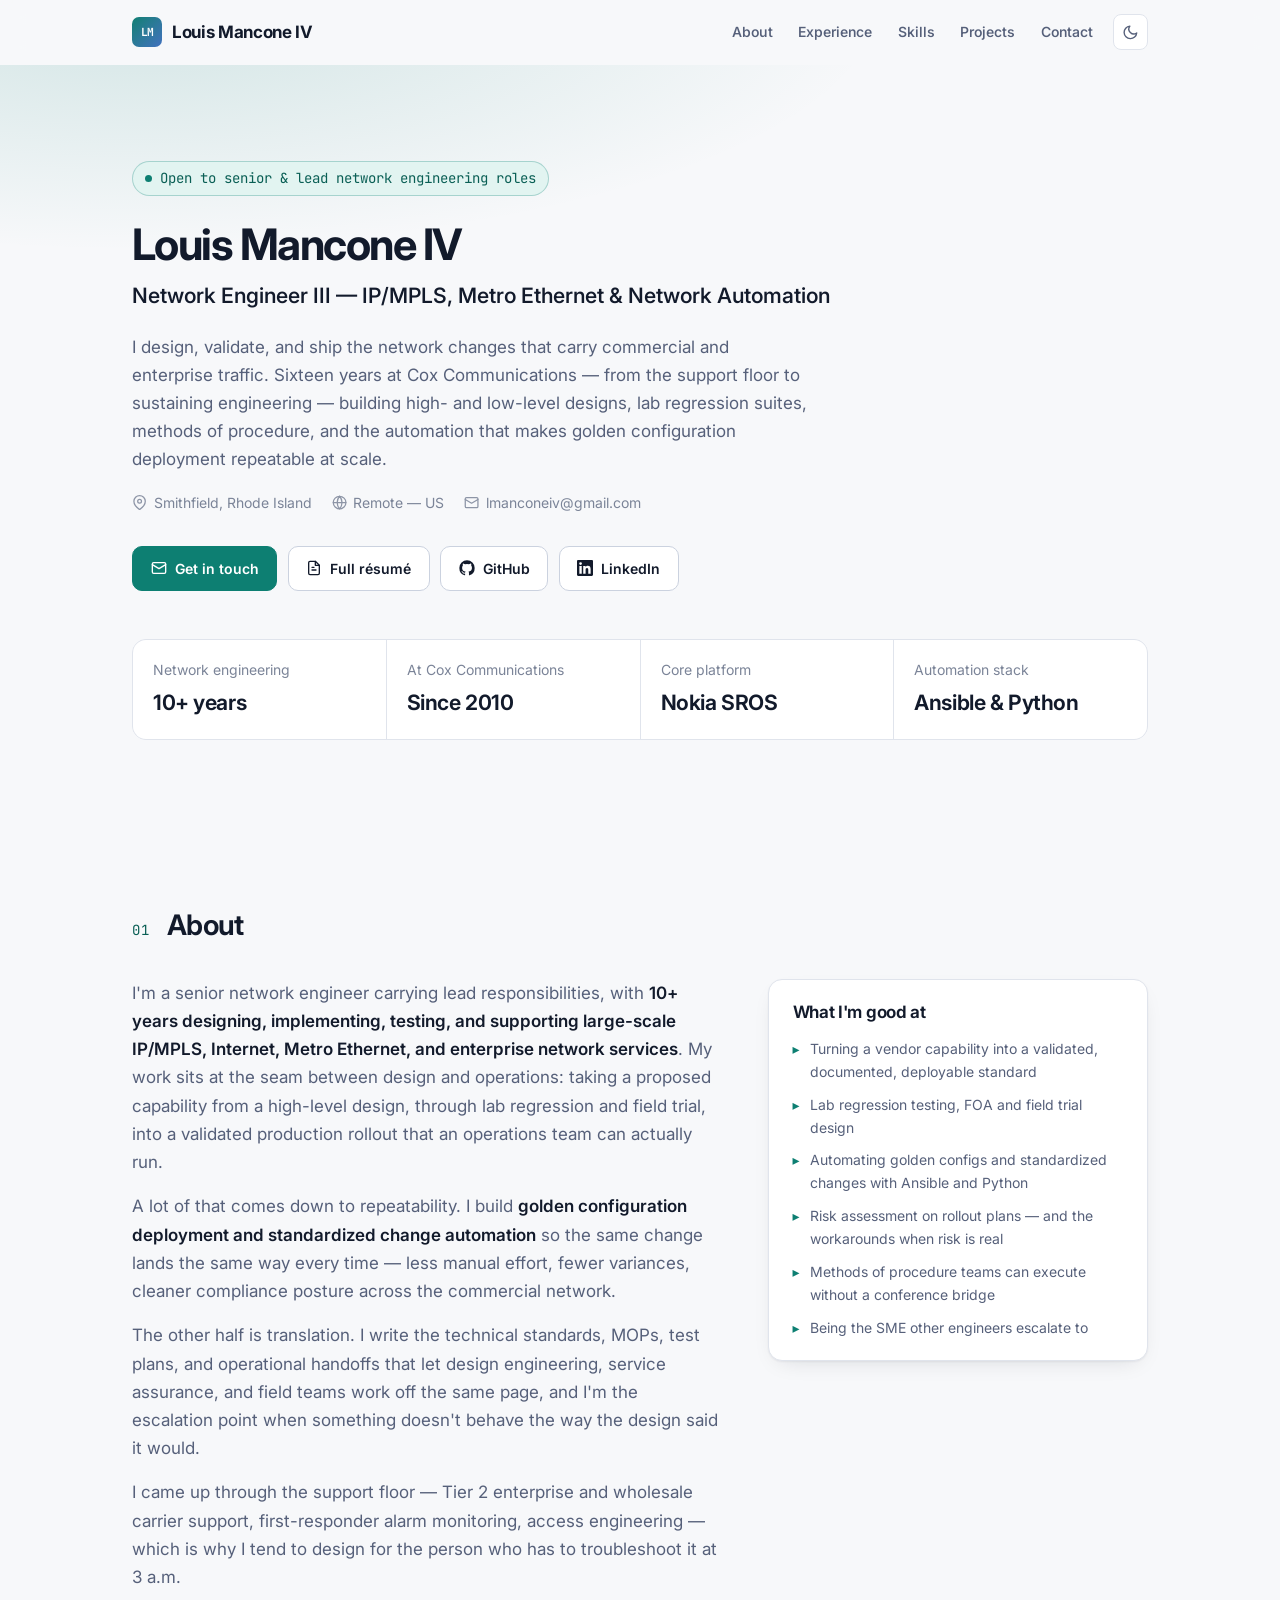
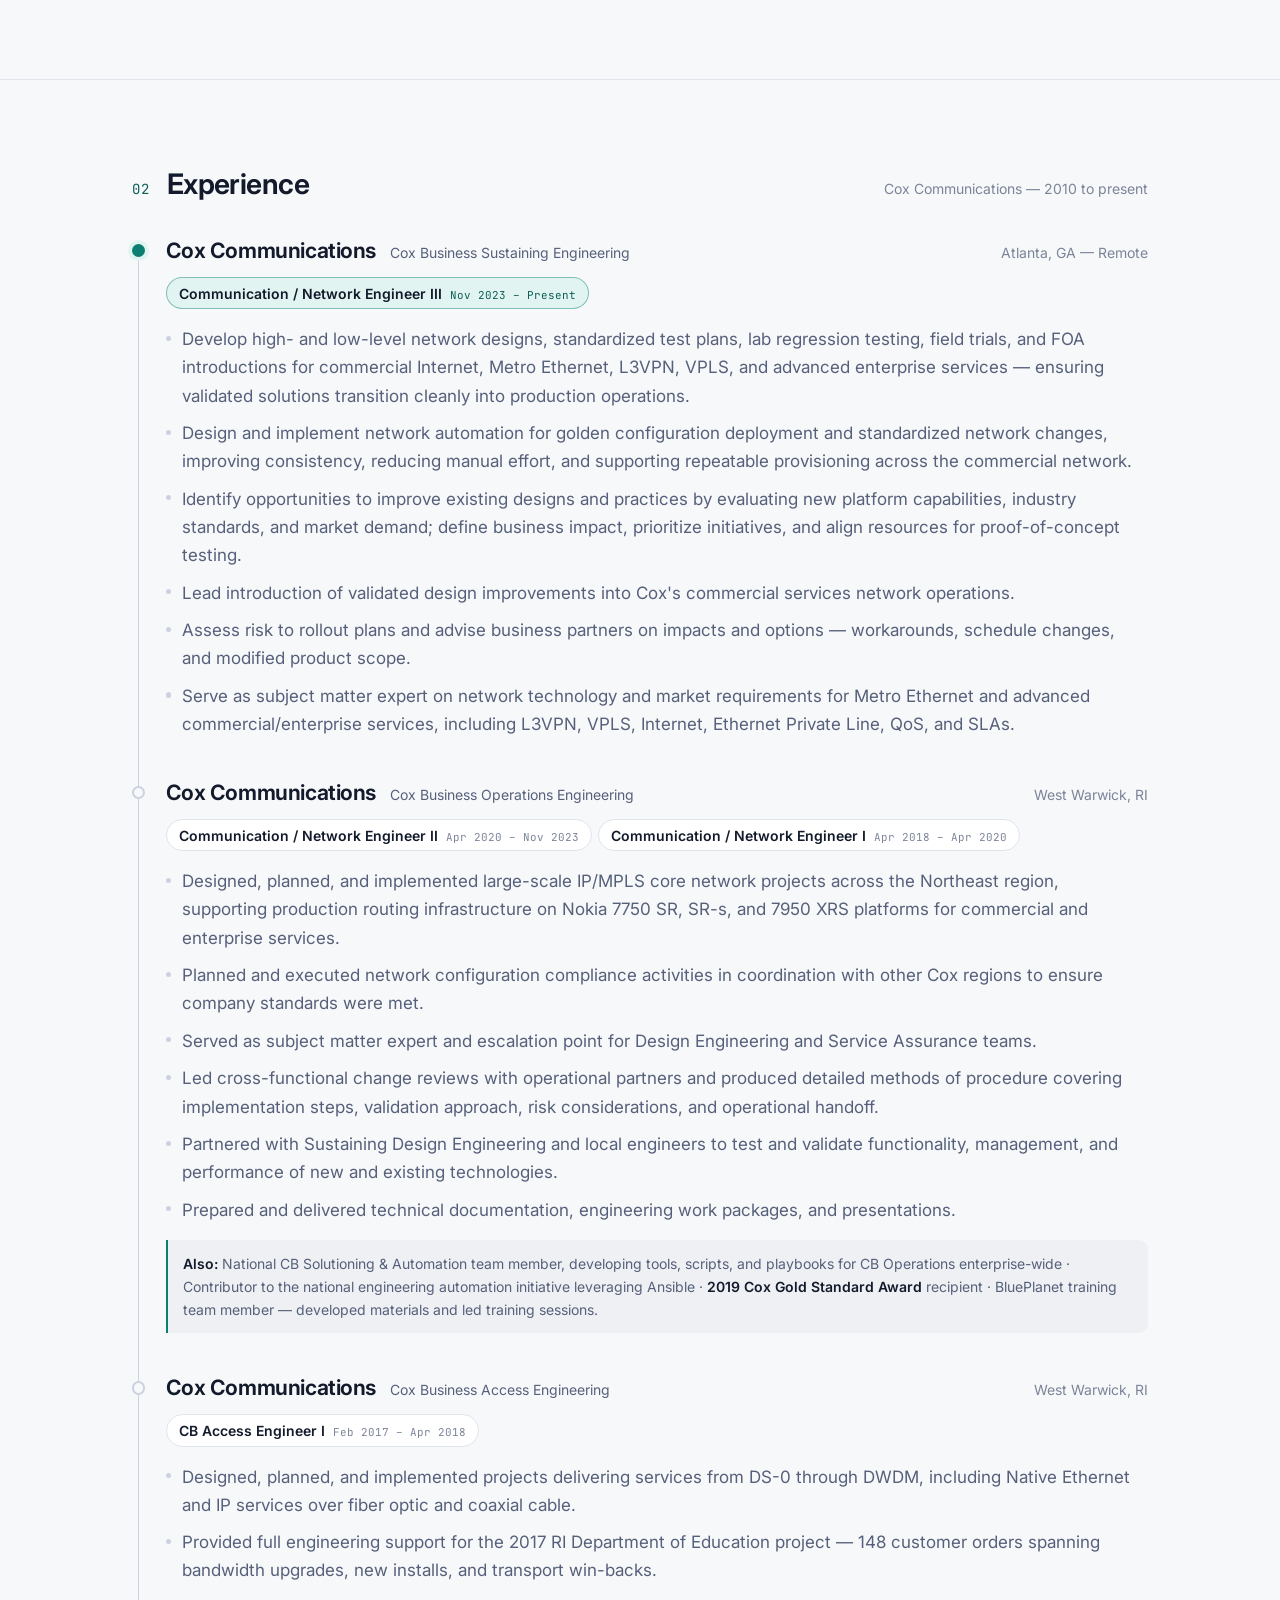
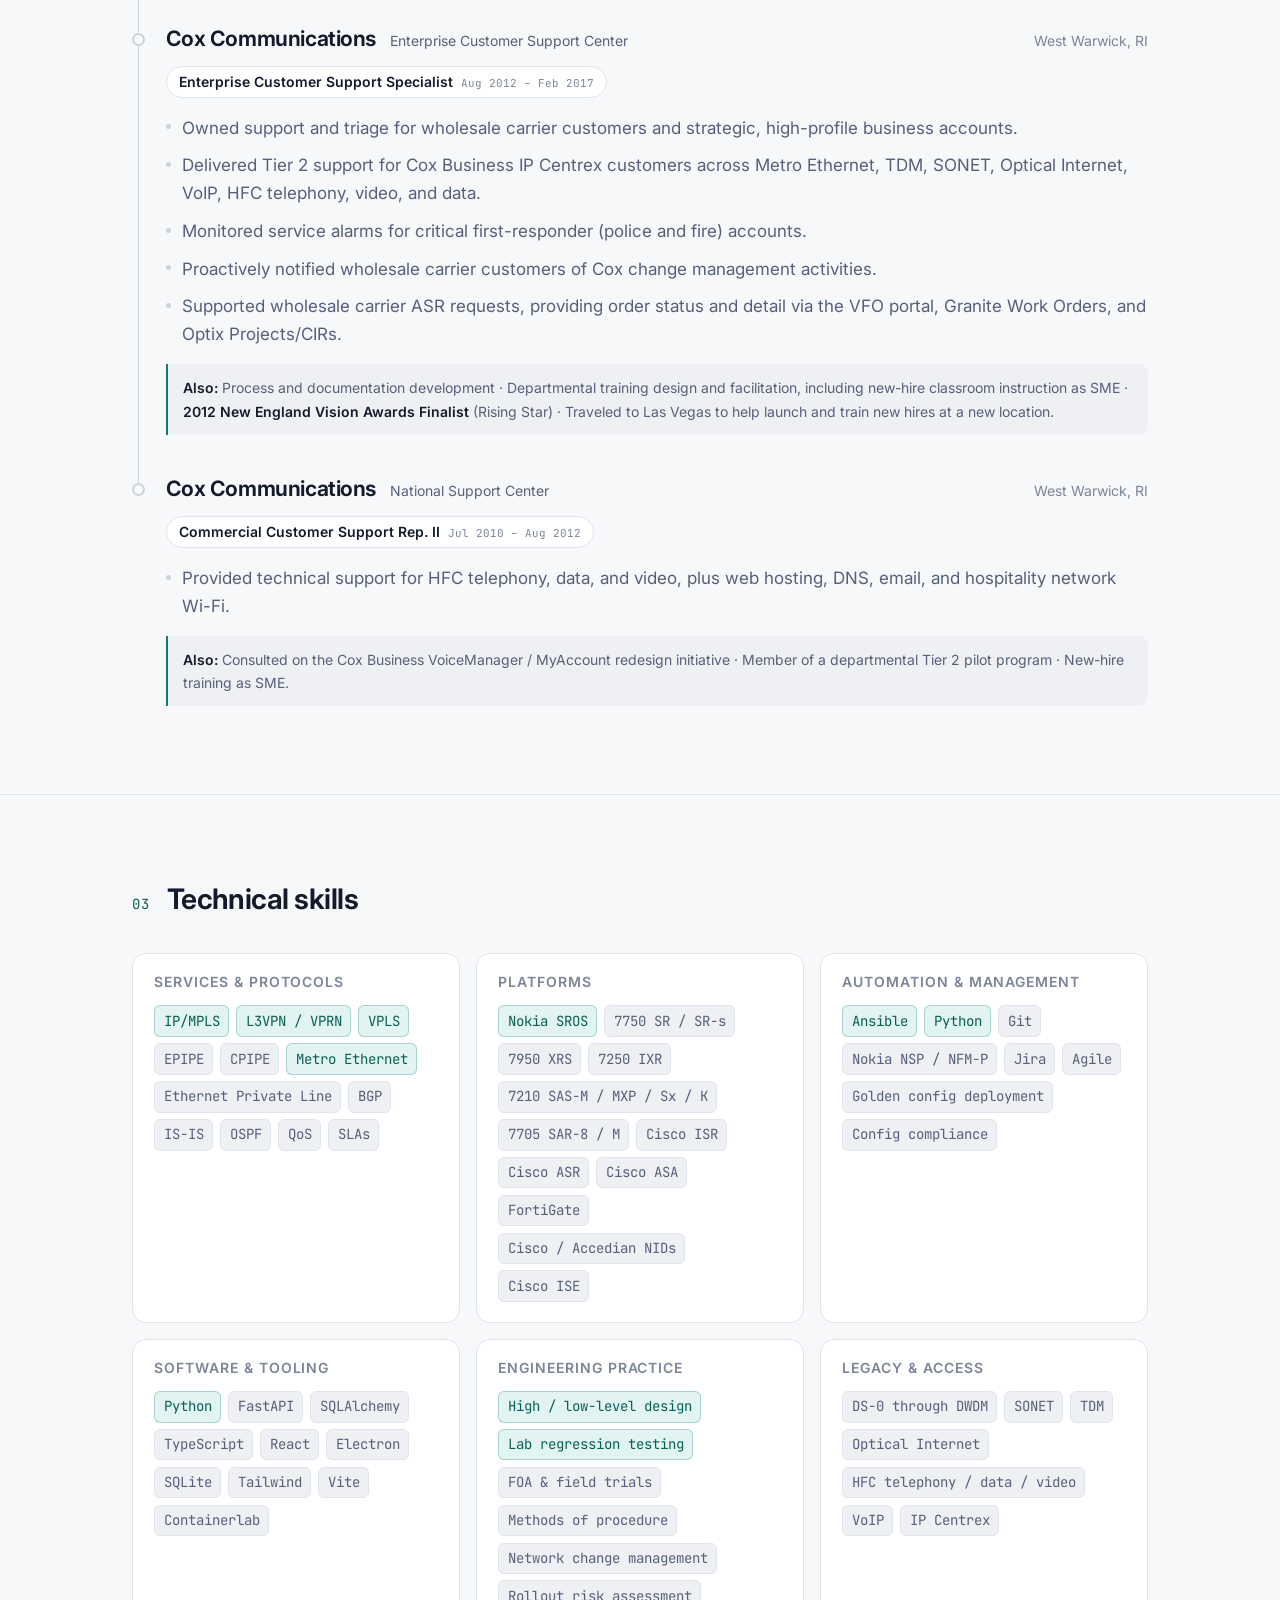
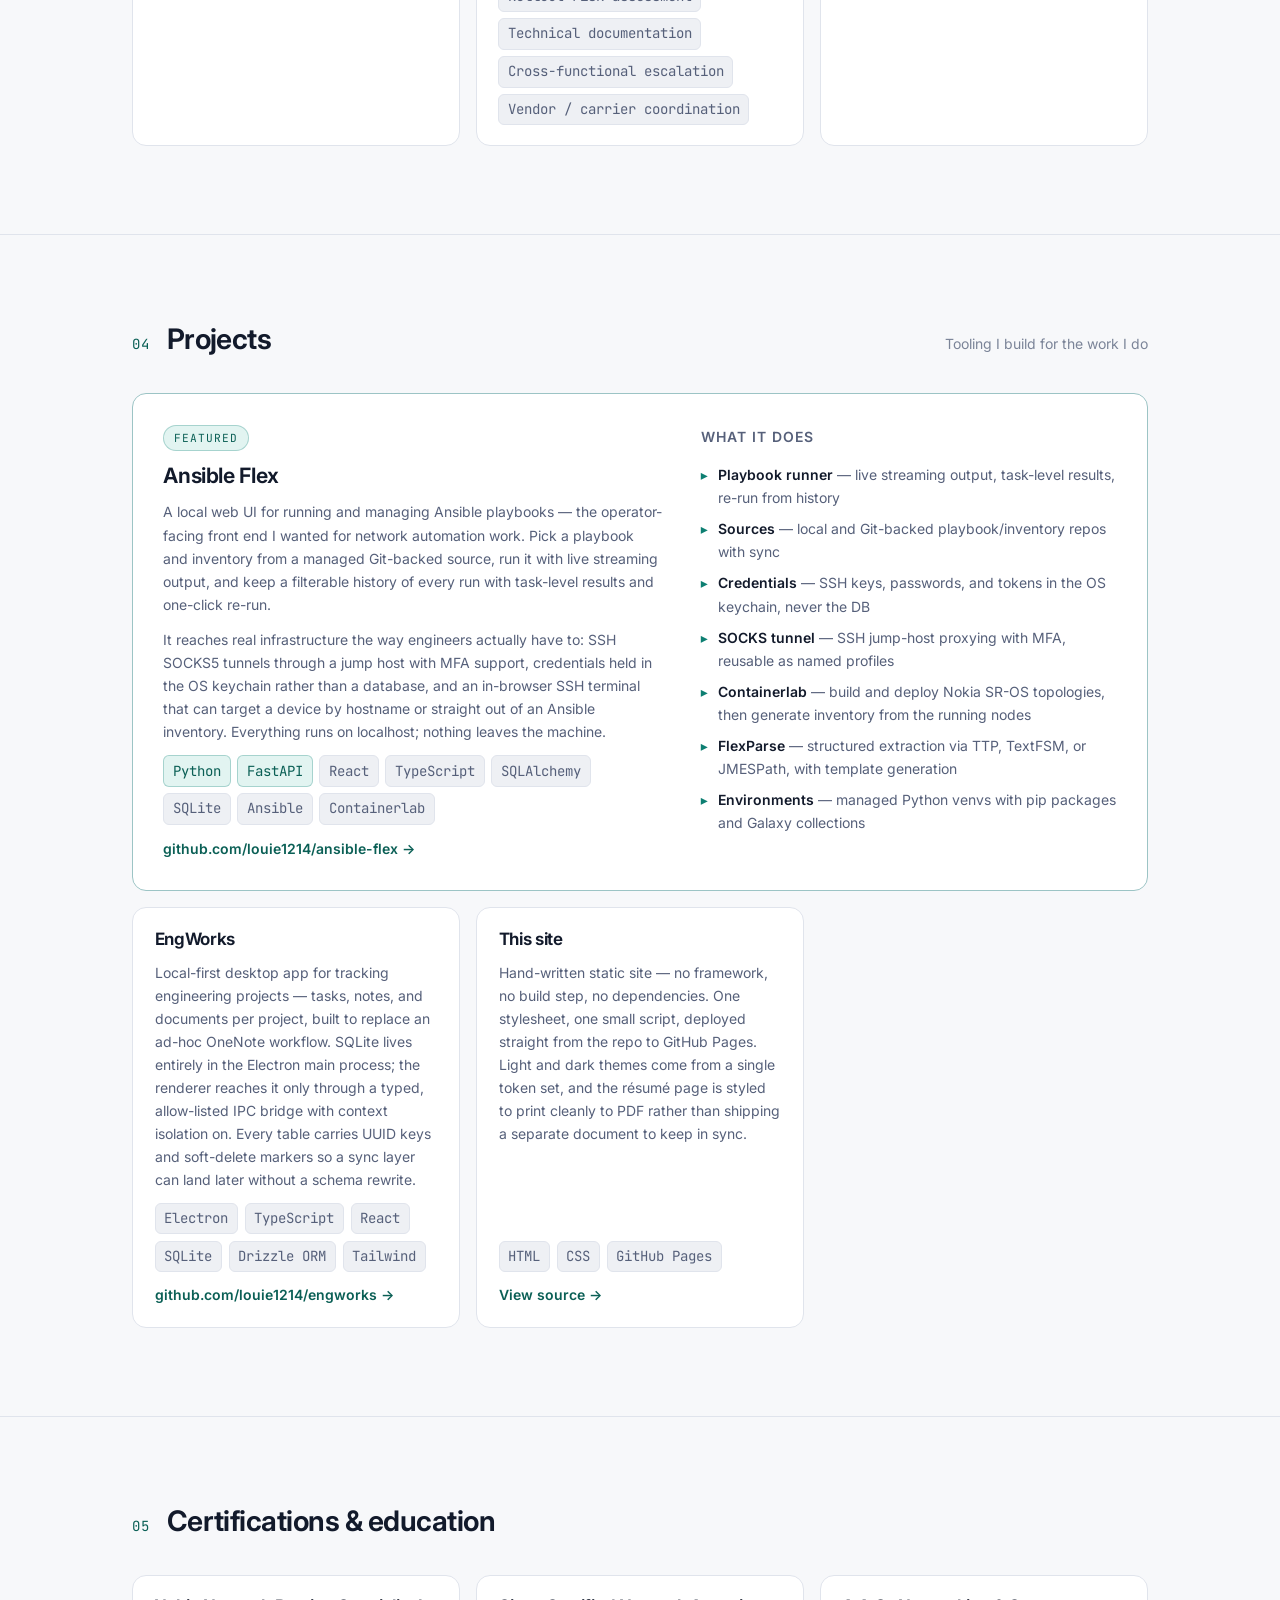
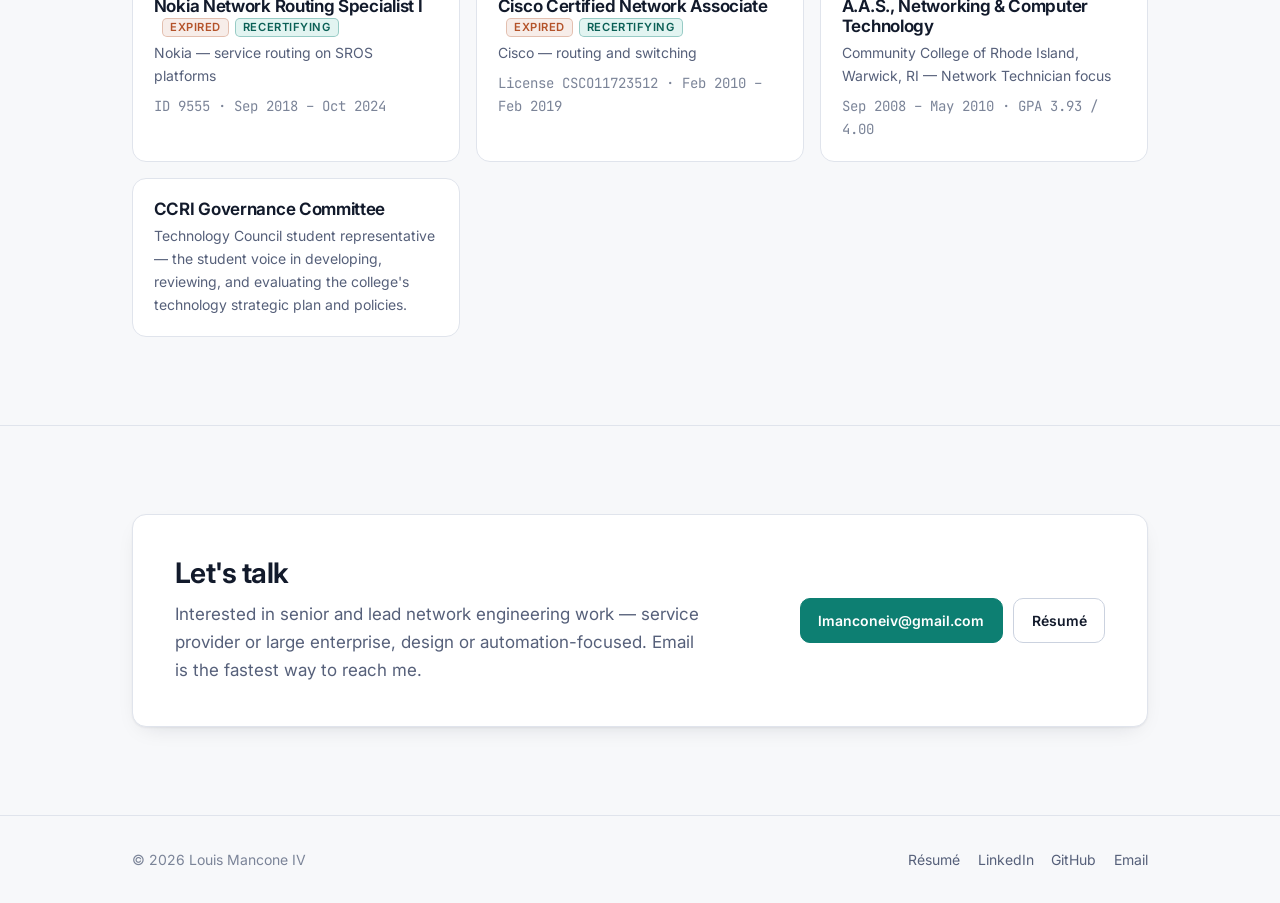
<file: index.html>
<!DOCTYPE html>
<html lang="en">
<head>
<meta charset="utf-8">
<meta name="viewport" content="width=device-width, initial-scale=1">
<title>Louis Mancone IV — Network Engineer</title>
<meta name="description" content="Senior network engineer with 10+ years in large-scale IP/MPLS, Metro Ethernet, and enterprise services — design, lab validation, and network automation.">
<meta name="author" content="Louis Mancone IV">

<meta property="og:type" content="website">
<meta property="og:title" content="Louis Mancone IV — Network Engineer">
<meta property="og:description" content="Senior network engineer with 10+ years in large-scale IP/MPLS, Metro Ethernet, and enterprise services — design, lab validation, and network automation.">
<meta property="og:url" content="https://louie1214.github.io/">
<meta name="twitter:card" content="summary">

<link rel="canonical" href="https://louie1214.github.io/">
<link rel="icon" href="data:image/svg+xml,%3Csvg xmlns='http://www.w3.org/2000/svg' viewBox='0 0 32 32'%3E%3Crect width='32' height='32' rx='7' fill='%230d7f72'/%3E%3Ctext x='16' y='22' font-family='monospace' font-size='15' font-weight='700' fill='%23fff' text-anchor='middle'%3ELM%3C/text%3E%3C/svg%3E">

<link rel="preconnect" href="https://fonts.googleapis.com">
<link rel="preconnect" href="https://fonts.gstatic.com" crossorigin>
<link rel="stylesheet" href="https://fonts.googleapis.com/css2?family=Inter:wght@400;500;600;700&family=JetBrains+Mono:wght@400;600&display=swap">
<link rel="stylesheet" href="assets/css/site.css">

<script>
  // Apply saved theme before paint to avoid a flash.
  try {
    var t = localStorage.getItem('theme');
    if (t === 'light' || t === 'dark') document.documentElement.setAttribute('data-theme', t);
  } catch (e) {}
</script>
</head>
<body>

<a class="skip-link" href="#main">Skip to content</a>

<header class="site-header" id="siteHeader">
  <div class="wrap nav">
    <a class="brand" href="#top"><span class="brand-mark" aria-hidden="true">LM</span> <span class="brand-name">Louis Mancone IV</span></a>
    <nav class="nav-links" aria-label="Section navigation">
      <a href="#about" class="nav-hide-sm">About</a>
      <a href="#experience">Experience</a>
      <a href="#skills" class="nav-hide-sm">Skills</a>
      <a href="#projects">Projects</a>
      <a href="#contact">Contact</a>
      <button class="theme-toggle" id="themeToggle" type="button" aria-label="Toggle color theme">
        <svg class="icon-moon" viewBox="0 0 24 24" fill="none" stroke="currentColor" stroke-width="2" stroke-linecap="round" stroke-linejoin="round" aria-hidden="true"><path d="M21 12.79A9 9 0 1 1 11.21 3 7 7 0 0 0 21 12.79z"/></svg>
        <svg class="icon-sun" viewBox="0 0 24 24" fill="none" stroke="currentColor" stroke-width="2" stroke-linecap="round" stroke-linejoin="round" aria-hidden="true"><circle cx="12" cy="12" r="4"/><path d="M12 2v2M12 20v2M4.93 4.93l1.41 1.41M17.66 17.66l1.41 1.41M2 12h2M20 12h2M6.34 17.66l-1.41 1.41M19.07 4.93l-1.41 1.41"/></svg>
      </button>
    </nav>
  </div>
</header>

<main id="main">

<!-- ================= HERO ================= -->
<section class="hero" id="top">
  <div class="wrap">
    <p class="hero-eyebrow"><span class="dot" aria-hidden="true"></span> Open to senior &amp; lead network engineering roles</p>

    <h1>Louis Mancone IV</h1>
    <p class="hero-role">Network Engineer III &mdash; IP/MPLS, Metro Ethernet &amp; Network Automation</p>

    <p class="hero-lede">
      I design, validate, and ship the network changes that carry commercial and enterprise traffic.
      Sixteen years at Cox Communications &mdash; from the support floor to sustaining engineering &mdash;
      building high- and low-level designs, lab regression suites, methods of procedure, and the
      automation that makes golden configuration deployment repeatable at scale.
    </p>

    <p class="hero-meta">
      <span>
        <svg viewBox="0 0 24 24" fill="none" stroke="currentColor" stroke-width="2" stroke-linecap="round" stroke-linejoin="round" aria-hidden="true"><path d="M21 10c0 7-9 13-9 13s-9-6-9-13a9 9 0 0 1 18 0z"/><circle cx="12" cy="10" r="3"/></svg>
        Smithfield, Rhode Island
      </span>
      <span>
        <svg viewBox="0 0 24 24" fill="none" stroke="currentColor" stroke-width="2" stroke-linecap="round" stroke-linejoin="round" aria-hidden="true"><circle cx="12" cy="12" r="10"/><path d="M2 12h20M12 2a15 15 0 0 1 0 20 15 15 0 0 1 0-20z"/></svg>
        Remote &mdash; US
      </span>
      <a href="mailto:lmanconeiv@gmail.com">
        <svg viewBox="0 0 24 24" fill="none" stroke="currentColor" stroke-width="2" stroke-linecap="round" stroke-linejoin="round" aria-hidden="true"><rect x="2" y="4" width="20" height="16" rx="2"/><path d="m22 7-10 6L2 7"/></svg>
        lmanconeiv@gmail.com
      </a>
    </p>

    <div class="cta-row">
      <a class="btn btn-primary" href="mailto:lmanconeiv@gmail.com">
        <svg viewBox="0 0 24 24" fill="none" stroke="currentColor" stroke-width="2" stroke-linecap="round" stroke-linejoin="round" aria-hidden="true"><rect x="2" y="4" width="20" height="16" rx="2"/><path d="m22 7-10 6L2 7"/></svg>
        Get in touch
      </a>
      <a class="btn" href="resume.html">
        <svg viewBox="0 0 24 24" fill="none" stroke="currentColor" stroke-width="2" stroke-linecap="round" stroke-linejoin="round" aria-hidden="true"><path d="M14 2H6a2 2 0 0 0-2 2v16a2 2 0 0 0 2 2h12a2 2 0 0 0 2-2V8z"/><path d="M14 2v6h6M9 15h6M9 11h3"/></svg>
        Full r&eacute;sum&eacute;
      </a>
      <a class="btn" href="https://github.com/louie1214">
        <svg viewBox="0 0 24 24" fill="currentColor" aria-hidden="true"><path d="M12 .5A11.5 11.5 0 0 0 .5 12a11.5 11.5 0 0 0 7.86 10.92c.58.1.79-.25.79-.56v-2c-3.2.7-3.88-1.37-3.88-1.37-.53-1.34-1.29-1.7-1.29-1.7-1.05-.72.08-.7.08-.7 1.16.08 1.77 1.2 1.77 1.2 1.03 1.77 2.7 1.26 3.36.96.1-.75.4-1.26.73-1.55-2.56-.3-5.25-1.28-5.25-5.7 0-1.26.45-2.3 1.19-3.1-.12-.3-.52-1.48.11-3.08 0 0 .97-.31 3.18 1.18a11 11 0 0 1 5.8 0c2.2-1.5 3.17-1.18 3.17-1.18.63 1.6.23 2.78.12 3.07.74.81 1.18 1.85 1.18 3.11 0 4.43-2.69 5.4-5.26 5.69.41.36.78 1.06.78 2.14v3.17c0 .31.2.67.8.56A11.5 11.5 0 0 0 23.5 12 11.5 11.5 0 0 0 12 .5z"/></svg>
        GitHub
      </a>
      <a class="btn" href="https://www.linkedin.com/in/louis-mancone-iv-81952038">
        <svg viewBox="0 0 24 24" fill="currentColor" aria-hidden="true"><path d="M20.447 20.452h-3.554v-5.569c0-1.328-.027-3.037-1.852-3.037-1.853 0-2.136 1.445-2.136 2.939v5.667H9.351V9h3.414v1.561h.046c.477-.9 1.637-1.85 3.37-1.85 3.601 0 4.267 2.37 4.267 5.455v6.286zM5.337 7.433a2.062 2.062 0 0 1-2.063-2.065 2.064 2.064 0 1 1 2.063 2.065zm1.782 13.019H3.555V9h3.564v11.452zM22.225 0H1.771C.792 0 0 .774 0 1.729v20.542C0 23.227.792 24 1.771 24h20.451C23.2 24 24 23.227 24 22.271V1.729C24 .774 23.2 0 22.225 0z"/></svg>
        LinkedIn
      </a>
    </div>

    <dl class="stats reveal">
      <div class="stat"><dt>Network engineering</dt><dd>10+ years</dd></div>
      <div class="stat"><dt>At Cox Communications</dt><dd>Since 2010</dd></div>
      <div class="stat"><dt>Core platform</dt><dd>Nokia SROS</dd></div>
      <div class="stat"><dt>Automation stack</dt><dd>Ansible &amp; Python</dd></div>
    </dl>
  </div>
</section>

<!-- ================= ABOUT ================= -->
<section class="section" id="about">
  <div class="wrap">
    <div class="section-head">
      <span class="section-kicker">01</span>
      <h2>About</h2>
    </div>

    <div class="two-col">
      <div class="prose reveal">
        <p>
          I'm a senior network engineer carrying lead responsibilities, with <strong>10+ years designing, implementing, testing, and
          supporting large-scale IP/MPLS, Internet, Metro Ethernet, and enterprise network services</strong>.
          My work sits at the seam between design and operations: taking a proposed capability from a
          high-level design, through lab regression and field trial, into a validated production rollout
          that an operations team can actually run.
        </p>
        <p>
          A lot of that comes down to repeatability. I build <strong>golden configuration deployment and
          standardized change automation</strong> so the same change lands the same way every time &mdash;
          less manual effort, fewer variances, cleaner compliance posture across the commercial network.
        </p>
        <p>
          The other half is translation. I write the technical standards, MOPs, test plans, and operational
          handoffs that let design engineering, service assurance, and field teams work off the same page,
          and I'm the escalation point when something doesn't behave the way the design said it would.
        </p>
        <p>
          I came up through the support floor &mdash; Tier 2 enterprise and wholesale carrier support,
          first-responder alarm monitoring, access engineering &mdash; which is why I tend to design for
          the person who has to troubleshoot it at 3 a.m.
        </p>
      </div>

      <aside class="aside-card reveal">
        <h3>What I'm good at</h3>
        <ul>
          <li>Turning a vendor capability into a validated, documented, deployable standard</li>
          <li>Lab regression testing, FOA and field trial design</li>
          <li>Automating golden configs and standardized changes with Ansible and Python</li>
          <li>Risk assessment on rollout plans &mdash; and the workarounds when risk is real</li>
          <li>Methods of procedure teams can execute without a conference bridge</li>
          <li>Being the SME other engineers escalate to</li>
        </ul>
      </aside>
    </div>
  </div>
</section>

<!-- ================= EXPERIENCE ================= -->
<section class="section" id="experience">
  <div class="wrap">
    <div class="section-head">
      <span class="section-kicker">02</span>
      <h2>Experience</h2>
      <span class="section-note">Cox Communications &mdash; 2010 to present</span>
    </div>

    <div class="timeline">

      <!-- Sustaining Engineering -->
      <article class="job reveal" data-current="true">
        <div class="job-head">
          <h3 class="job-org">Cox Communications</h3>
          <span class="job-unit">Cox Business Sustaining Engineering</span>
          <span class="job-loc">Atlanta, GA &mdash; Remote</span>
        </div>
        <div class="roles">
          <span class="role-chip" data-current="true"><b>Communication / Network Engineer III</b> <span>Nov 2023 &ndash; Present</span></span>
        </div>
        <ul class="bullets">
          <li>Develop high- and low-level network designs, standardized test plans, lab regression testing, field trials, and FOA introductions for commercial Internet, Metro Ethernet, L3VPN, VPLS, and advanced enterprise services &mdash; ensuring validated solutions transition cleanly into production operations.</li>
          <li>Design and implement network automation for golden configuration deployment and standardized network changes, improving consistency, reducing manual effort, and supporting repeatable provisioning across the commercial network.</li>
          <li>Identify opportunities to improve existing designs and practices by evaluating new platform capabilities, industry standards, and market demand; define business impact, prioritize initiatives, and align resources for proof-of-concept testing.</li>
          <li>Lead introduction of validated design improvements into Cox's commercial services network operations.</li>
          <li>Assess risk to rollout plans and advise business partners on impacts and options &mdash; workarounds, schedule changes, and modified product scope.</li>
          <li>Serve as subject matter expert on network technology and market requirements for Metro Ethernet and advanced commercial/enterprise services, including L3VPN, VPLS, Internet, Ethernet Private Line, QoS, and SLAs.</li>
        </ul>
      </article>

      <!-- Operations Engineering -->
      <article class="job reveal">
        <div class="job-head">
          <h3 class="job-org">Cox Communications</h3>
          <span class="job-unit">Cox Business Operations Engineering</span>
          <span class="job-loc">West Warwick, RI</span>
        </div>
        <div class="roles">
          <span class="role-chip"><b>Communication / Network Engineer II</b> <span>Apr 2020 &ndash; Nov 2023</span></span>
          <span class="role-chip"><b>Communication / Network Engineer I</b> <span>Apr 2018 &ndash; Apr 2020</span></span>
        </div>
        <ul class="bullets">
          <li>Designed, planned, and implemented large-scale IP/MPLS core network projects across the Northeast region, supporting production routing infrastructure on Nokia 7750 SR, SR-s, and 7950 XRS platforms for commercial and enterprise services.</li>
          <li>Planned and executed network configuration compliance activities in coordination with other Cox regions to ensure company standards were met.</li>
          <li>Served as subject matter expert and escalation point for Design Engineering and Service Assurance teams.</li>
          <li>Led cross-functional change reviews with operational partners and produced detailed methods of procedure covering implementation steps, validation approach, risk considerations, and operational handoff.</li>
          <li>Partnered with Sustaining Design Engineering and local engineers to test and validate functionality, management, and performance of new and existing technologies.</li>
          <li>Prepared and delivered technical documentation, engineering work packages, and presentations.</li>
        </ul>
        <p class="job-extra">
          <b>Also:</b> National CB Solutioning &amp; Automation team member, developing tools, scripts, and playbooks for CB Operations enterprise-wide &middot;
          Contributor to the national engineering automation initiative leveraging Ansible &middot;
          <b>2019 Cox Gold Standard Award</b> recipient &middot;
          BluePlanet training team member &mdash; developed materials and led training sessions.
        </p>
      </article>

      <!-- Access Engineering -->
      <article class="job reveal">
        <div class="job-head">
          <h3 class="job-org">Cox Communications</h3>
          <span class="job-unit">Cox Business Access Engineering</span>
          <span class="job-loc">West Warwick, RI</span>
        </div>
        <div class="roles">
          <span class="role-chip"><b>CB Access Engineer I</b> <span>Feb 2017 &ndash; Apr 2018</span></span>
        </div>
        <ul class="bullets">
          <li>Designed, planned, and implemented projects delivering services from DS-0 through DWDM, including Native Ethernet and IP services over fiber optic and coaxial cable.</li>
          <li>Provided full engineering support for the 2017 RI Department of Education project &mdash; 148 customer orders spanning bandwidth upgrades, new installs, and transport win-backs.</li>
        </ul>
      </article>

      <!-- Enterprise Support -->
      <article class="job reveal">
        <div class="job-head">
          <h3 class="job-org">Cox Communications</h3>
          <span class="job-unit">Enterprise Customer Support Center</span>
          <span class="job-loc">West Warwick, RI</span>
        </div>
        <div class="roles">
          <span class="role-chip"><b>Enterprise Customer Support Specialist</b> <span>Aug 2012 &ndash; Feb 2017</span></span>
        </div>
        <ul class="bullets">
          <li>Owned support and triage for wholesale carrier customers and strategic, high-profile business accounts.</li>
          <li>Delivered Tier 2 support for Cox Business IP Centrex customers across Metro Ethernet, TDM, SONET, Optical Internet, VoIP, HFC telephony, video, and data.</li>
          <li>Monitored service alarms for critical first-responder (police and fire) accounts.</li>
          <li>Proactively notified wholesale carrier customers of Cox change management activities.</li>
          <li>Supported wholesale carrier ASR requests, providing order status and detail via the VFO portal, Granite Work Orders, and Optix Projects/CIRs.</li>
        </ul>
        <p class="job-extra">
          <b>Also:</b> Process and documentation development &middot;
          Departmental training design and facilitation, including new-hire classroom instruction as SME &middot;
          <b>2012 New England Vision Awards Finalist</b> (Rising Star) &middot;
          Traveled to Las Vegas to help launch and train new hires at a new location.
        </p>
      </article>

      <!-- National Support Center -->
      <article class="job reveal">
        <div class="job-head">
          <h3 class="job-org">Cox Communications</h3>
          <span class="job-unit">National Support Center</span>
          <span class="job-loc">West Warwick, RI</span>
        </div>
        <div class="roles">
          <span class="role-chip"><b>Commercial Customer Support Rep. II</b> <span>Jul 2010 &ndash; Aug 2012</span></span>
        </div>
        <ul class="bullets">
          <li>Provided technical support for HFC telephony, data, and video, plus web hosting, DNS, email, and hospitality network Wi-Fi.</li>
        </ul>
        <p class="job-extra">
          <b>Also:</b> Consulted on the Cox Business VoiceManager / MyAccount redesign initiative &middot;
          Member of a departmental Tier 2 pilot program &middot;
          New-hire training as SME.
        </p>
      </article>

    </div>
  </div>
</section>

<!-- ================= SKILLS ================= -->
<section class="section" id="skills">
  <div class="wrap">
    <div class="section-head">
      <span class="section-kicker">03</span>
      <h2>Technical skills</h2>
    </div>

    <div class="skill-grid">
      <div class="skill-card reveal">
        <h3>Services &amp; protocols</h3>
        <div class="tags">
          <span class="tag" data-strong="true">IP/MPLS</span>
          <span class="tag" data-strong="true">L3VPN / VPRN</span>
          <span class="tag" data-strong="true">VPLS</span>
          <span class="tag">EPIPE</span>
          <span class="tag">CPIPE</span>
          <span class="tag" data-strong="true">Metro Ethernet</span>
          <span class="tag">Ethernet Private Line</span>
          <span class="tag">BGP</span>
          <span class="tag">IS-IS</span>
          <span class="tag">OSPF</span>
          <span class="tag">QoS</span>
          <span class="tag">SLAs</span>
        </div>
      </div>

      <div class="skill-card reveal">
        <h3>Platforms</h3>
        <div class="tags">
          <span class="tag" data-strong="true">Nokia SROS</span>
          <span class="tag">7750 SR / SR-s</span>
          <span class="tag">7950 XRS</span>
          <span class="tag">7250 IXR</span>
          <span class="tag">7210 SAS-M / MXP / Sx / K</span>
          <span class="tag">7705 SAR-8 / M</span>
          <span class="tag">Cisco ISR</span>
          <span class="tag">Cisco ASR</span>
          <span class="tag">Cisco ASA</span>
          <span class="tag">FortiGate</span>
          <span class="tag">Cisco / Accedian NIDs</span>
          <span class="tag">Cisco ISE</span>
        </div>
      </div>

      <div class="skill-card reveal">
        <h3>Automation &amp; management</h3>
        <div class="tags">
          <span class="tag" data-strong="true">Ansible</span>
          <span class="tag" data-strong="true">Python</span>
          <span class="tag">Git</span>
          <span class="tag">Nokia NSP / NFM-P</span>
          <span class="tag">Jira</span>
          <span class="tag">Agile</span>
          <span class="tag">Golden config deployment</span>
          <span class="tag">Config compliance</span>
        </div>
      </div>

      <div class="skill-card reveal">
        <h3>Software &amp; tooling</h3>
        <div class="tags">
          <span class="tag" data-strong="true">Python</span>
          <span class="tag">FastAPI</span>
          <span class="tag">SQLAlchemy</span>
          <span class="tag">TypeScript</span>
          <span class="tag">React</span>
          <span class="tag">Electron</span>
          <span class="tag">SQLite</span>
          <span class="tag">Tailwind</span>
          <span class="tag">Vite</span>
          <span class="tag">Containerlab</span>
        </div>
      </div>

      <div class="skill-card reveal">
        <h3>Engineering practice</h3>
        <div class="tags">
          <span class="tag" data-strong="true">High / low-level design</span>
          <span class="tag" data-strong="true">Lab regression testing</span>
          <span class="tag">FOA &amp; field trials</span>
          <span class="tag">Methods of procedure</span>
          <span class="tag">Network change management</span>
          <span class="tag">Rollout risk assessment</span>
          <span class="tag">Technical documentation</span>
          <span class="tag">Cross-functional escalation</span>
          <span class="tag">Vendor / carrier coordination</span>
        </div>
      </div>

      <div class="skill-card reveal">
        <h3>Legacy &amp; access</h3>
        <div class="tags">
          <span class="tag">DS-0 through DWDM</span>
          <span class="tag">SONET</span>
          <span class="tag">TDM</span>
          <span class="tag">Optical Internet</span>
          <span class="tag">HFC telephony / data / video</span>
          <span class="tag">VoIP</span>
          <span class="tag">IP Centrex</span>
        </div>
      </div>
    </div>
  </div>
</section>

<!-- ================= PROJECTS ================= -->
<section class="section" id="projects">
  <div class="wrap">
    <div class="section-head">
      <span class="section-kicker">04</span>
      <h2>Projects</h2>
      <span class="section-note">Tooling I build for the work I do</span>
    </div>

    <div class="project-grid">

      <article class="project project-feature reveal">
        <div>
          <span class="project-flag">Featured</span>
          <h3>Ansible Flex</h3>
          <p>
            A local web UI for running and managing Ansible playbooks &mdash; the operator-facing
            front end I wanted for network automation work. Pick a playbook and inventory from a
            managed Git-backed source, run it with live streaming output, and keep a filterable
            history of every run with task-level results and one-click re-run.
          </p>
          <p>
            It reaches real infrastructure the way engineers actually have to: SSH SOCKS5 tunnels
            through a jump host with MFA support, credentials held in the OS keychain rather than a
            database, and an in-browser SSH terminal that can target a device by hostname or straight
            out of an Ansible inventory. Everything runs on localhost; nothing leaves the machine.
          </p>
          <div class="tags">
            <span class="tag" data-strong="true">Python</span>
            <span class="tag" data-strong="true">FastAPI</span>
            <span class="tag">React</span>
            <span class="tag">TypeScript</span>
            <span class="tag">SQLAlchemy</span>
            <span class="tag">SQLite</span>
            <span class="tag">Ansible</span>
            <span class="tag">Containerlab</span>
          </div>
          <a class="project-link" href="https://github.com/louie1214/ansible-flex">github.com/louie1214/ansible-flex &rarr;</a>
        </div>

        <div>
          <p class="capability-head">What it does</p>
          <ul class="capabilities">
            <li><b>Playbook runner</b> &mdash; live streaming output, task-level results, re-run from history</li>
            <li><b>Sources</b> &mdash; local and Git-backed playbook/inventory repos with sync</li>
            <li><b>Credentials</b> &mdash; SSH keys, passwords, and tokens in the OS keychain, never the DB</li>
            <li><b>SOCKS tunnel</b> &mdash; SSH jump-host proxying with MFA, reusable as named profiles</li>
            <li><b>Containerlab</b> &mdash; build and deploy Nokia SR-OS topologies, then generate inventory from the running nodes</li>
            <li><b>FlexParse</b> &mdash; structured extraction via TTP, TextFSM, or JMESPath, with template generation</li>
            <li><b>Environments</b> &mdash; managed Python venvs with pip packages and Galaxy collections</li>
          </ul>
        </div>
      </article>

      <article class="project reveal">
        <h3>EngWorks</h3>
        <p>
          Local-first desktop app for tracking engineering projects &mdash; tasks, notes, and
          documents per project, built to replace an ad-hoc OneNote workflow. SQLite lives entirely
          in the Electron main process; the renderer reaches it only through a typed, allow-listed
          IPC bridge with context isolation on. Every table carries UUID keys and soft-delete markers
          so a sync layer can land later without a schema rewrite.
        </p>
        <div class="tags">
          <span class="tag">Electron</span><span class="tag">TypeScript</span><span class="tag">React</span>
          <span class="tag">SQLite</span><span class="tag">Drizzle ORM</span><span class="tag">Tailwind</span>
        </div>
        <a class="project-link" href="https://github.com/louie1214/engworks">github.com/louie1214/engworks &rarr;</a>
      </article>

      <article class="project reveal">
        <h3>This site</h3>
        <p>
          Hand-written static site &mdash; no framework, no build step, no dependencies. One
          stylesheet, one small script, deployed straight from the repo to GitHub Pages. Light and
          dark themes come from a single token set, and the r&eacute;sum&eacute; page is styled to
          print cleanly to PDF rather than shipping a separate document to keep in sync.
        </p>
        <div class="tags">
          <span class="tag">HTML</span><span class="tag">CSS</span><span class="tag">GitHub Pages</span>
        </div>
        <a class="project-link" href="https://github.com/louie1214/louie1214.github.io">View source &rarr;</a>
      </article>

    </div>
  </div>
</section>

<!-- ================= CREDENTIALS ================= -->
<section class="section" id="credentials">
  <div class="wrap">
    <div class="section-head">
      <span class="section-kicker">05</span>
      <h2>Certifications &amp; education</h2>
    </div>

    <div class="cred-grid">
      <div class="cred reveal">
        <h3>Nokia Network Routing Specialist I <span class="badge" data-tone="expired">Expired</span><span class="badge" data-tone="progress">Recertifying</span></h3>
        <p class="cred-sub">Nokia &mdash; service routing on SROS platforms</p>
        <p class="cred-meta">ID 9555 &middot; Sep 2018 &ndash; Oct 2024</p>
      </div>

      <div class="cred reveal">
        <h3>Cisco Certified Network Associate <span class="badge" data-tone="expired">Expired</span><span class="badge" data-tone="progress">Recertifying</span></h3>
        <p class="cred-sub">Cisco &mdash; routing and switching</p>
        <p class="cred-meta">License CSCO11723512 &middot; Feb 2010 &ndash; Feb 2019</p>
      </div>

      <div class="cred reveal">
        <h3>A.A.S., Networking &amp; Computer Technology</h3>
        <p class="cred-sub">Community College of Rhode Island, Warwick, RI &mdash; Network Technician focus</p>
        <p class="cred-meta">Sep 2008 &ndash; May 2010 &middot; GPA 3.93 / 4.00</p>
      </div>

      <div class="cred reveal">
        <h3>CCRI Governance Committee</h3>
        <p class="cred-sub">
          Technology Council student representative &mdash; the student voice in developing, reviewing,
          and evaluating the college's technology strategic plan and policies.
        </p>
      </div>
    </div>
  </div>
</section>

<!-- ================= CONTACT ================= -->
<section class="section" id="contact">
  <div class="wrap">
    <div class="contact-card reveal">
      <div>
        <h2>Let's talk</h2>
        <p>
          Interested in senior and lead network engineering work &mdash; service provider or
          large enterprise, design or automation-focused. Email is the fastest way to reach me.
        </p>
      </div>
      <div class="cta-row" style="margin-top:0">
        <a class="btn btn-primary" href="mailto:lmanconeiv@gmail.com">lmanconeiv@gmail.com</a>
        <a class="btn" href="resume.html">R&eacute;sum&eacute;</a>
      </div>
    </div>
  </div>
</section>

</main>

<footer class="site-footer">
  <div class="wrap footer-row">
    <span>&copy; <span id="year">2026</span> Louis Mancone IV</span>
    <nav aria-label="Footer">
      <a href="resume.html">R&eacute;sum&eacute;</a>
      <a href="https://www.linkedin.com/in/louis-mancone-iv-81952038">LinkedIn</a>
      <a href="https://github.com/louie1214">GitHub</a>
      <a href="mailto:lmanconeiv@gmail.com">Email</a>
    </nav>
  </div>
</footer>

<script src="assets/js/site.js"></script>
</body>
</html>
</file>
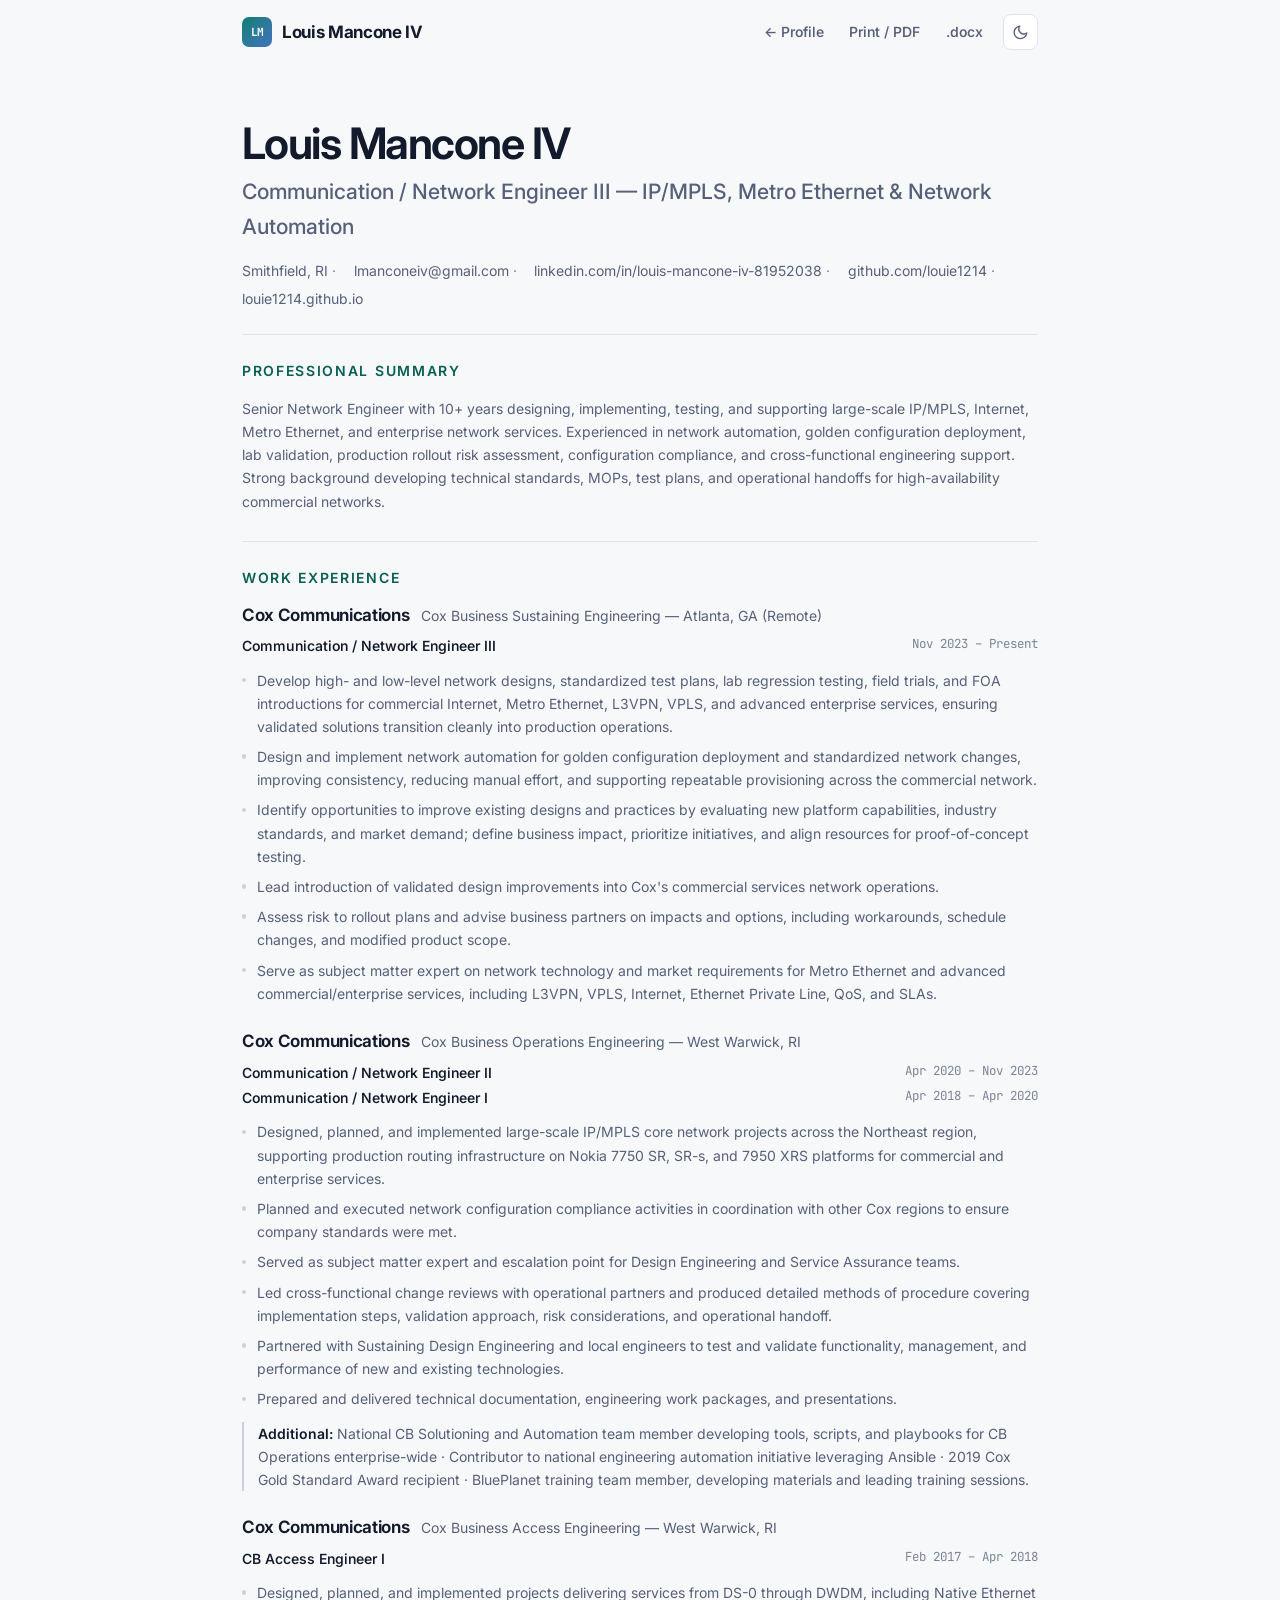
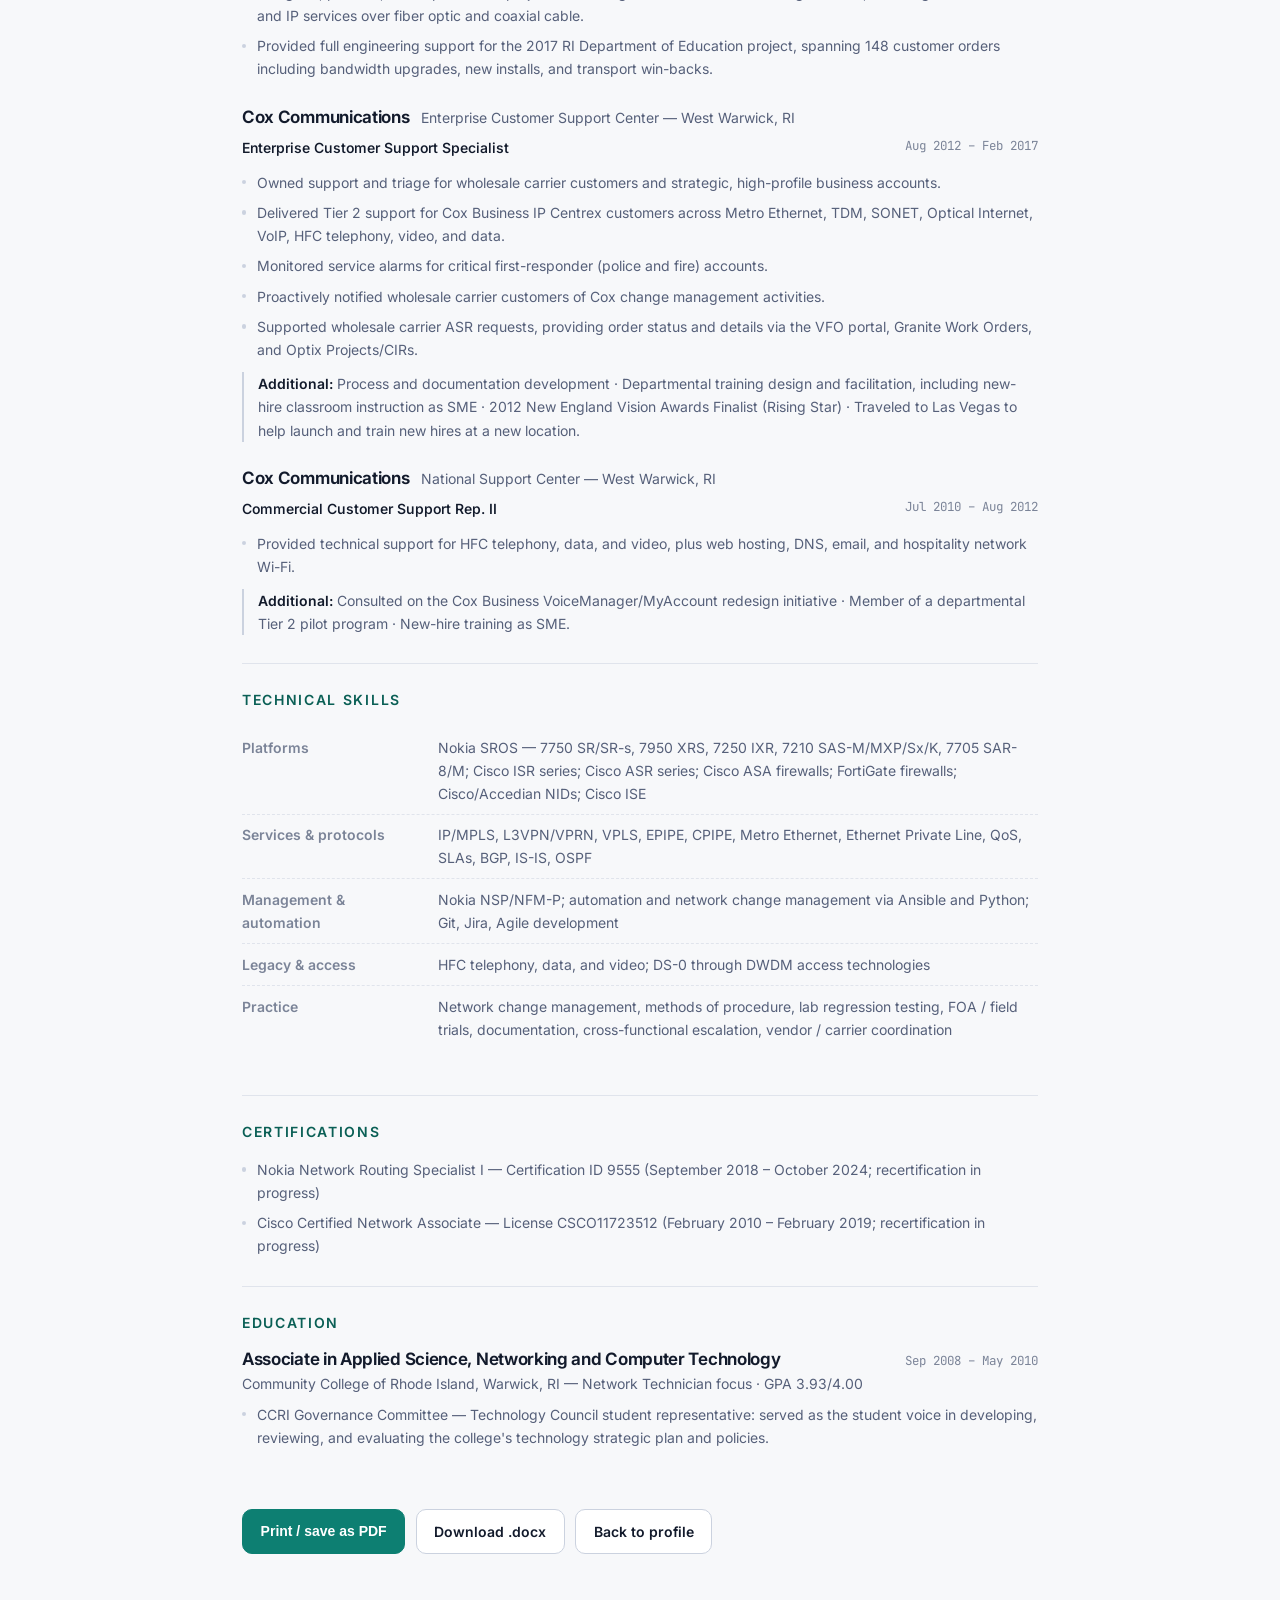
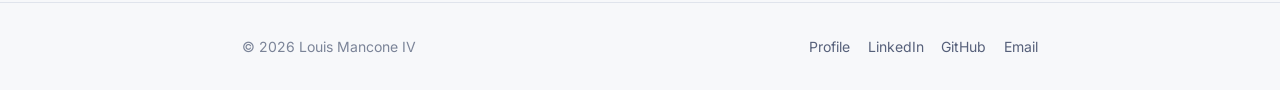
<file: resume.html>
<!DOCTYPE html>
<html lang="en">
<head>
<meta charset="utf-8">
<meta name="viewport" content="width=device-width, initial-scale=1">
<title>Résumé — Louis Mancone IV</title>
<meta name="description" content="Résumé of Louis Mancone IV — network engineer specializing in IP/MPLS, Metro Ethernet, enterprise services, and network automation.">
<meta name="author" content="Louis Mancone IV">
<link rel="canonical" href="https://louie1214.github.io/resume.html">
<link rel="icon" href="data:image/svg+xml,%3Csvg xmlns='http://www.w3.org/2000/svg' viewBox='0 0 32 32'%3E%3Crect width='32' height='32' rx='7' fill='%230d7f72'/%3E%3Ctext x='16' y='22' font-family='monospace' font-size='15' font-weight='700' fill='%23fff' text-anchor='middle'%3ELM%3C/text%3E%3C/svg%3E">

<link rel="preconnect" href="https://fonts.googleapis.com">
<link rel="preconnect" href="https://fonts.gstatic.com" crossorigin>
<link rel="stylesheet" href="https://fonts.googleapis.com/css2?family=Inter:wght@400;500;600;700&family=JetBrains+Mono:wght@400;600&display=swap">
<link rel="stylesheet" href="assets/css/site.css">

<style>
  .resume { --maxw: 860px; }
  .resume .wrap { max-width: 860px; }

  .cv-header { padding-block: clamp(2rem, 6vw, 3.25rem) 1.5rem; }
  .cv-header h1 { font-size: var(--step-3); letter-spacing: -.035em; }
  .cv-header .cv-title { font-size: var(--step-1); color: var(--text-muted); margin-top: .35rem; font-weight: 500; }
  .cv-contact {
    display: flex; flex-wrap: wrap; gap: .3rem 1.1rem;
    margin-top: .9rem; font-size: var(--step--1); color: var(--text-muted);
  }
  .cv-contact a { color: var(--text-muted); }
  .cv-contact a:hover { color: var(--accent-text); }
  .cv-contact li::after { content: " \00B7"; color: var(--text-faint); }
  .cv-contact li:last-child::after { content: ""; }
  .cv-contact { list-style: none; }

  .cv-section { padding-block: 1.75rem; border-top: 1px solid var(--line); }
  .cv-section > h2 {
    font-size: var(--step--1); text-transform: uppercase; letter-spacing: .12em;
    color: var(--accent-text); font-weight: 600; margin-bottom: 1.1rem;
  }

  .cv-entry { margin-bottom: 1.6rem; }
  .cv-entry:last-child { margin-bottom: 0; }
  .cv-entry-head { display: flex; flex-wrap: wrap; align-items: baseline; gap: .15rem .7rem; }
  .cv-entry-head h3 { font-size: var(--step-0); font-weight: 650; }
  .cv-entry-head .cv-where { color: var(--text-muted); font-size: var(--step--1); }
  .cv-entry-head .cv-when {
    margin-left: auto; color: var(--text-faint);
    font-family: var(--font-mono); font-size: .78rem; white-space: nowrap;
  }
  @media (max-width: 620px) { .cv-entry-head .cv-when { margin-left: 0; } }

  .cv-roles { margin: .45rem 0 .7rem; display: grid; gap: .15rem; }
  .cv-roles li {
    display: flex; gap: .7rem; flex-wrap: wrap;
    font-size: var(--step--1); font-weight: 550;
  }
  .cv-roles li span {
    margin-left: auto; color: var(--text-faint);
    font-family: var(--font-mono); font-size: .78rem; font-weight: 400; white-space: nowrap;
  }

  .cv-list { display: grid; gap: .45rem; color: var(--text-muted); font-size: var(--step--1); }
  .cv-list li { display: flex; gap: .65rem; }
  .cv-list li::before {
    content: ""; width: .28rem; height: .28rem; border-radius: 50%;
    background: var(--line-strong); flex: none; margin-top: .66em;
  }

  .cv-note {
    margin-top: .7rem; font-size: var(--step--1); color: var(--text-muted);
    padding-left: .9rem; border-left: 2px solid var(--line-strong);
  }
  .cv-note b { color: var(--text); font-weight: 600; }

  .cv-skill-row {
    display: grid; grid-template-columns: 11rem minmax(0, 1fr);
    gap: .4rem 1.25rem; padding-block: .55rem;
    border-bottom: 1px dashed var(--line);
    font-size: var(--step--1);
  }
  .cv-skill-row:last-child { border-bottom: none; }
  .cv-skill-row dt { color: var(--text-faint); font-weight: 600; }
  .cv-skill-row dd { margin: 0; color: var(--text-muted); }
  @media (max-width: 620px) { .cv-skill-row { grid-template-columns: 1fr; gap: .1rem; } }

  @media print {
    .cv-header { padding-block: 0 .6rem; }
    .cv-section { padding-block: .7rem; }
    .cv-entry { margin-bottom: .85rem; break-inside: avoid; }
    .cv-section > h2 { margin-bottom: .55rem; }
  }
</style>

<script>
  try {
    var t = localStorage.getItem('theme');
    if (t === 'light' || t === 'dark') document.documentElement.setAttribute('data-theme', t);
  } catch (e) {}
</script>
</head>
<body class="resume">

<a class="skip-link" href="#main">Skip to content</a>

<header class="site-header" id="siteHeader">
  <div class="wrap nav">
    <a class="brand" href="index.html"><span class="brand-mark" aria-hidden="true">LM</span> <span class="brand-name">Louis Mancone IV</span></a>
    <nav class="nav-links" aria-label="Site navigation">
      <a href="index.html">&larr; Profile</a>
      <a href="#" id="printBtn">Print / PDF</a>
      <a href="assets/Louis-Mancone-IV-Resume.docx" class="nav-hide-sm">.docx</a>
      <button class="theme-toggle" id="themeToggle" type="button" aria-label="Toggle color theme">
        <svg class="icon-moon" viewBox="0 0 24 24" fill="none" stroke="currentColor" stroke-width="2" stroke-linecap="round" stroke-linejoin="round" aria-hidden="true"><path d="M21 12.79A9 9 0 1 1 11.21 3 7 7 0 0 0 21 12.79z"/></svg>
        <svg class="icon-sun" viewBox="0 0 24 24" fill="none" stroke="currentColor" stroke-width="2" stroke-linecap="round" stroke-linejoin="round" aria-hidden="true"><circle cx="12" cy="12" r="4"/><path d="M12 2v2M12 20v2M4.93 4.93l1.41 1.41M17.66 17.66l1.41 1.41M2 12h2M20 12h2M6.34 17.66l-1.41 1.41M19.07 4.93l-1.41 1.41"/></svg>
      </button>
    </nav>
  </div>
</header>

<main id="main" class="wrap">

  <div class="cv-header">
    <h1>Louis Mancone IV</h1>
    <p class="cv-title">Communication / Network Engineer III &mdash; IP/MPLS, Metro Ethernet &amp; Network Automation</p>
    <ul class="cv-contact">
      <li>Smithfield, RI</li>
      <li><a href="mailto:lmanconeiv@gmail.com">lmanconeiv@gmail.com</a></li>
      <li><a href="https://www.linkedin.com/in/louis-mancone-iv-81952038">linkedin.com/in/louis-mancone-iv-81952038</a></li>
      <li><a href="https://github.com/louie1214">github.com/louie1214</a></li>
      <li><a href="https://louie1214.github.io/">louie1214.github.io</a></li>
    </ul>
  </div>

  <!-- SUMMARY -->
  <section class="cv-section">
    <h2>Professional summary</h2>
    <p style="color: var(--text-muted); font-size: var(--step--1);">
      Senior Network Engineer with 10+ years designing, implementing, testing, and supporting
      large-scale IP/MPLS, Internet, Metro Ethernet, and enterprise network services. Experienced in
      network automation, golden configuration deployment, lab validation, production rollout risk
      assessment, configuration compliance, and cross-functional engineering support. Strong background
      developing technical standards, MOPs, test plans, and operational handoffs for high-availability
      commercial networks.
    </p>
  </section>

  <!-- EXPERIENCE -->
  <section class="cv-section">
    <h2>Work experience</h2>

    <article class="cv-entry">
      <div class="cv-entry-head">
        <h3>Cox Communications</h3>
        <span class="cv-where">Cox Business Sustaining Engineering &mdash; Atlanta, GA (Remote)</span>
      </div>
      <ul class="cv-roles">
        <li>Communication / Network Engineer III <span>Nov 2023 &ndash; Present</span></li>
      </ul>
      <ul class="cv-list">
        <li>Develop high- and low-level network designs, standardized test plans, lab regression testing, field trials, and FOA introductions for commercial Internet, Metro Ethernet, L3VPN, VPLS, and advanced enterprise services, ensuring validated solutions transition cleanly into production operations.</li>
        <li>Design and implement network automation for golden configuration deployment and standardized network changes, improving consistency, reducing manual effort, and supporting repeatable provisioning across the commercial network.</li>
        <li>Identify opportunities to improve existing designs and practices by evaluating new platform capabilities, industry standards, and market demand; define business impact, prioritize initiatives, and align resources for proof-of-concept testing.</li>
        <li>Lead introduction of validated design improvements into Cox's commercial services network operations.</li>
        <li>Assess risk to rollout plans and advise business partners on impacts and options, including workarounds, schedule changes, and modified product scope.</li>
        <li>Serve as subject matter expert on network technology and market requirements for Metro Ethernet and advanced commercial/enterprise services, including L3VPN, VPLS, Internet, Ethernet Private Line, QoS, and SLAs.</li>
      </ul>
    </article>

    <article class="cv-entry">
      <div class="cv-entry-head">
        <h3>Cox Communications</h3>
        <span class="cv-where">Cox Business Operations Engineering &mdash; West Warwick, RI</span>
      </div>
      <ul class="cv-roles">
        <li>Communication / Network Engineer II <span>Apr 2020 &ndash; Nov 2023</span></li>
        <li>Communication / Network Engineer I <span>Apr 2018 &ndash; Apr 2020</span></li>
      </ul>
      <ul class="cv-list">
        <li>Designed, planned, and implemented large-scale IP/MPLS core network projects across the Northeast region, supporting production routing infrastructure on Nokia 7750 SR, SR-s, and 7950 XRS platforms for commercial and enterprise services.</li>
        <li>Planned and executed network configuration compliance activities in coordination with other Cox regions to ensure company standards were met.</li>
        <li>Served as subject matter expert and escalation point for Design Engineering and Service Assurance teams.</li>
        <li>Led cross-functional change reviews with operational partners and produced detailed methods of procedure covering implementation steps, validation approach, risk considerations, and operational handoff.</li>
        <li>Partnered with Sustaining Design Engineering and local engineers to test and validate functionality, management, and performance of new and existing technologies.</li>
        <li>Prepared and delivered technical documentation, engineering work packages, and presentations.</li>
      </ul>
      <p class="cv-note">
        <b>Additional:</b> National CB Solutioning and Automation team member developing tools, scripts, and
        playbooks for CB Operations enterprise-wide &middot; Contributor to national engineering automation
        initiative leveraging Ansible &middot; 2019 Cox Gold Standard Award recipient &middot; BluePlanet
        training team member, developing materials and leading training sessions.
      </p>
    </article>

    <article class="cv-entry">
      <div class="cv-entry-head">
        <h3>Cox Communications</h3>
        <span class="cv-where">Cox Business Access Engineering &mdash; West Warwick, RI</span>
      </div>
      <ul class="cv-roles">
        <li>CB Access Engineer I <span>Feb 2017 &ndash; Apr 2018</span></li>
      </ul>
      <ul class="cv-list">
        <li>Designed, planned, and implemented projects delivering services from DS-0 through DWDM, including Native Ethernet and IP services over fiber optic and coaxial cable.</li>
        <li>Provided full engineering support for the 2017 RI Department of Education project, spanning 148 customer orders including bandwidth upgrades, new installs, and transport win-backs.</li>
      </ul>
    </article>

    <article class="cv-entry">
      <div class="cv-entry-head">
        <h3>Cox Communications</h3>
        <span class="cv-where">Enterprise Customer Support Center &mdash; West Warwick, RI</span>
      </div>
      <ul class="cv-roles">
        <li>Enterprise Customer Support Specialist <span>Aug 2012 &ndash; Feb 2017</span></li>
      </ul>
      <ul class="cv-list">
        <li>Owned support and triage for wholesale carrier customers and strategic, high-profile business accounts.</li>
        <li>Delivered Tier 2 support for Cox Business IP Centrex customers across Metro Ethernet, TDM, SONET, Optical Internet, VoIP, HFC telephony, video, and data.</li>
        <li>Monitored service alarms for critical first-responder (police and fire) accounts.</li>
        <li>Proactively notified wholesale carrier customers of Cox change management activities.</li>
        <li>Supported wholesale carrier ASR requests, providing order status and details via the VFO portal, Granite Work Orders, and Optix Projects/CIRs.</li>
      </ul>
      <p class="cv-note">
        <b>Additional:</b> Process and documentation development &middot; Departmental training design and
        facilitation, including new-hire classroom instruction as SME &middot; 2012 New England Vision Awards
        Finalist (Rising Star) &middot; Traveled to Las Vegas to help launch and train new hires at a new location.
      </p>
    </article>

    <article class="cv-entry">
      <div class="cv-entry-head">
        <h3>Cox Communications</h3>
        <span class="cv-where">National Support Center &mdash; West Warwick, RI</span>
      </div>
      <ul class="cv-roles">
        <li>Commercial Customer Support Rep. II <span>Jul 2010 &ndash; Aug 2012</span></li>
      </ul>
      <ul class="cv-list">
        <li>Provided technical support for HFC telephony, data, and video, plus web hosting, DNS, email, and hospitality network Wi-Fi.</li>
      </ul>
      <p class="cv-note">
        <b>Additional:</b> Consulted on the Cox Business VoiceManager/MyAccount redesign initiative &middot;
        Member of a departmental Tier 2 pilot program &middot; New-hire training as SME.
      </p>
    </article>
  </section>

  <!-- SKILLS -->
  <section class="cv-section">
    <h2>Technical skills</h2>
    <dl>
      <div class="cv-skill-row">
        <dt>Platforms</dt>
        <dd>Nokia SROS &mdash; 7750 SR/SR-s, 7950 XRS, 7250 IXR, 7210 SAS-M/MXP/Sx/K, 7705 SAR-8/M; Cisco ISR series; Cisco ASR series; Cisco ASA firewalls; FortiGate firewalls; Cisco/Accedian NIDs; Cisco ISE</dd>
      </div>
      <div class="cv-skill-row">
        <dt>Services &amp; protocols</dt>
        <dd>IP/MPLS, L3VPN/VPRN, VPLS, EPIPE, CPIPE, Metro Ethernet, Ethernet Private Line, QoS, SLAs, BGP, IS-IS, OSPF</dd>
      </div>
      <div class="cv-skill-row">
        <dt>Management &amp; automation</dt>
        <dd>Nokia NSP/NFM-P; automation and network change management via Ansible and Python; Git, Jira, Agile development</dd>
      </div>
      <div class="cv-skill-row">
        <dt>Legacy &amp; access</dt>
        <dd>HFC telephony, data, and video; DS-0 through DWDM access technologies</dd>
      </div>
      <div class="cv-skill-row">
        <dt>Practice</dt>
        <dd>Network change management, methods of procedure, lab regression testing, FOA / field trials, documentation, cross-functional escalation, vendor / carrier coordination</dd>
      </div>
    </dl>
  </section>

  <!-- CERTIFICATIONS -->
  <section class="cv-section">
    <h2>Certifications</h2>
    <ul class="cv-list">
      <li>Nokia Network Routing Specialist I &mdash; Certification ID 9555 (September 2018 &ndash; October 2024; recertification in progress)</li>
      <li>Cisco Certified Network Associate &mdash; License CSCO11723512 (February 2010 &ndash; February 2019; recertification in progress)</li>
    </ul>
  </section>

  <!-- EDUCATION -->
  <section class="cv-section">
    <h2>Education</h2>
    <article class="cv-entry">
      <div class="cv-entry-head">
        <h3>Associate in Applied Science, Networking and Computer Technology</h3>
        <span class="cv-when">Sep 2008 &ndash; May 2010</span>
      </div>
      <p class="cv-where" style="color: var(--text-muted); font-size: var(--step--1);">
        Community College of Rhode Island, Warwick, RI &mdash; Network Technician focus &middot; GPA 3.93/4.00
      </p>
      <ul class="cv-list" style="margin-top:.5rem">
        <li>CCRI Governance Committee &mdash; Technology Council student representative: served as the student voice in developing, reviewing, and evaluating the college's technology strategic plan and policies.</li>
      </ul>
    </article>
  </section>

  <div class="cta-row no-print" style="padding-bottom: 3rem;">
    <button class="btn btn-primary" type="button" id="printBtn2">Print / save as PDF</button>
    <a class="btn" href="assets/Louis-Mancone-IV-Resume.docx">Download .docx</a>
    <a class="btn" href="index.html">Back to profile</a>
  </div>

</main>

<footer class="site-footer no-print">
  <div class="wrap footer-row">
    <span>&copy; <span id="year">2026</span> Louis Mancone IV</span>
    <nav aria-label="Footer">
      <a href="index.html">Profile</a>
      <a href="https://www.linkedin.com/in/louis-mancone-iv-81952038">LinkedIn</a>
      <a href="https://github.com/louie1214">GitHub</a>
      <a href="mailto:lmanconeiv@gmail.com">Email</a>
    </nav>
  </div>
</footer>

<script src="assets/js/site.js"></script>
<script>
  ['printBtn', 'printBtn2'].forEach(function (id) {
    var el = document.getElementById(id);
    if (el) {
      el.addEventListener('click', function (e) { e.preventDefault(); window.print(); });
    }
  });
</script>
</body>
</html>
</file>
<file: assets/css/site.css>
/* ==========================================================================
   Louis Mancone IV — professional profile
   tokens → base → layout → components → print
   ========================================================================== */

:root {
  color-scheme: light dark;

  /* light palette (default) */
  --bg:            #f7f8fa;
  --bg-elev:       #ffffff;
  --bg-sunken:     #eef0f4;
  --text:          #121a2b;
  --text-muted:    #56607a;
  --text-faint:    #7b8498;
  --line:          #e0e4ec;
  --line-strong:   #cbd2df;
  --accent:        #0d7f72;
  --accent-soft:   #e2f4f1;
  --accent-text:   #0a5f55;
  --accent-ink:    #ffffff;
  --shadow:        0 1px 2px rgba(16,24,40,.05), 0 8px 24px -12px rgba(16,24,40,.18);
  --shadow-lift:   0 2px 4px rgba(16,24,40,.06), 0 18px 40px -18px rgba(16,24,40,.28);

  --font-sans: "Inter", ui-sans-serif, system-ui, -apple-system, "Segoe UI", Roboto, Helvetica, Arial, sans-serif;
  --font-mono: "JetBrains Mono", ui-monospace, SFMono-Regular, Menlo, Consolas, monospace;

  --maxw: 1080px;
  --radius: 14px;
  --radius-sm: 9px;

  --step--1: clamp(.80rem, .77rem + .14vw, .875rem);
  --step-0:  clamp(.95rem, .91rem + .20vw, 1.0625rem);
  --step-1:  clamp(1.12rem, 1.05rem + .34vw, 1.33rem);
  --step-2:  clamp(1.38rem, 1.24rem + .66vw, 1.85rem);
  --step-3:  clamp(1.85rem, 1.55rem + 1.45vw, 3.0rem);
}

/* dark palette */
@media (prefers-color-scheme: dark) {
  :root:not([data-theme="light"]) {
    --bg:          #0b0f17;
    --bg-elev:     #121823;
    --bg-sunken:   #0e131d;
    --text:        #e6eaf2;
    --text-muted:  #9aa5bb;
    --text-faint:  #6f7a90;
    --line:        #1f2736;
    --line-strong: #2c3647;
    --accent:      #2dd4bf;
    --accent-soft: #10332f;
    --accent-text: #5eead4;
    --accent-ink:  #04221e;
    --shadow:      0 1px 2px rgba(0,0,0,.4), 0 8px 24px -12px rgba(0,0,0,.6);
    --shadow-lift: 0 2px 4px rgba(0,0,0,.45), 0 18px 40px -18px rgba(0,0,0,.75);
  }
}

:root[data-theme="dark"] {
  --bg:          #0b0f17;
  --bg-elev:     #121823;
  --bg-sunken:   #0e131d;
  --text:        #e6eaf2;
  --text-muted:  #9aa5bb;
  --text-faint:  #6f7a90;
  --line:        #1f2736;
  --line-strong: #2c3647;
  --accent:      #2dd4bf;
  --accent-soft: #10332f;
  --accent-text: #5eead4;
  --accent-ink:  #04221e;
  --shadow:      0 1px 2px rgba(0,0,0,.4), 0 8px 24px -12px rgba(0,0,0,.6);
  --shadow-lift: 0 2px 4px rgba(0,0,0,.45), 0 18px 40px -18px rgba(0,0,0,.75);
}

/* ---------- base ---------- */

*, *::before, *::after { box-sizing: border-box; }

html { scroll-behavior: smooth; scroll-padding-top: 5.5rem; }

@media (prefers-reduced-motion: reduce) {
  html { scroll-behavior: auto; }
  *, *::before, *::after { animation-duration: .01ms !important; transition-duration: .01ms !important; }
}

body {
  margin: 0;
  background: var(--bg);
  color: var(--text);
  font-family: var(--font-sans);
  font-size: var(--step-0);
  line-height: 1.65;
  -webkit-font-smoothing: antialiased;
  text-rendering: optimizeLegibility;
}

h1, h2, h3, h4 { line-height: 1.2; margin: 0; font-weight: 650; letter-spacing: -.018em; }
p { margin: 0; }
ul { margin: 0; padding: 0; list-style: none; }

a { color: var(--accent-text); text-decoration: none; }
a:hover { text-decoration: underline; text-underline-offset: 3px; }

:focus-visible { outline: 2px solid var(--accent); outline-offset: 3px; border-radius: 4px; }

img { max-width: 100%; display: block; }

.visually-hidden {
  position: absolute; width: 1px; height: 1px; padding: 0; margin: -1px;
  overflow: hidden; clip: rect(0 0 0 0); white-space: nowrap; border: 0;
}

.skip-link {
  position: absolute; left: 50%; top: .5rem; transform: translate(-50%, -300%);
  background: var(--accent); color: var(--accent-ink);
  padding: .6rem 1rem; border-radius: 8px;
  z-index: 100; font-weight: 600; transition: transform .15s ease;
}
.skip-link:focus { transform: translate(-50%, 0); }

/* ---------- layout ---------- */

.wrap {
  width: 100%;
  max-width: var(--maxw);
  margin-inline: auto;
  padding-inline: clamp(1.1rem, 4vw, 2rem);
}

.section { padding-block: clamp(3rem, 7vw, 5.5rem); }
.section + .section { border-top: 1px solid var(--line); }

.section-head {
  display: flex; align-items: baseline; gap: 1rem;
  margin-bottom: 2.25rem; flex-wrap: wrap;
}
.section-head h2 { font-size: var(--step-2); }
.section-kicker {
  font-family: var(--font-mono);
  font-size: var(--step--1);
  letter-spacing: .09em;
  text-transform: uppercase;
  color: var(--accent-text);
}
.section-note { color: var(--text-faint); font-size: var(--step--1); margin-left: auto; }

/* ---------- header ---------- */

.site-header {
  position: sticky; top: 0; z-index: 50;
  background: color-mix(in srgb, var(--bg) 84%, transparent);
  backdrop-filter: saturate(160%) blur(12px);
  border-bottom: 1px solid transparent;
  transition: border-color .2s ease;
}
.site-header[data-stuck="true"] { border-bottom-color: var(--line); }

.nav { display: flex; align-items: center; gap: 1rem; min-height: 4rem; }

.brand {
  font-weight: 700; letter-spacing: -.02em; color: var(--text);
  display: inline-flex; align-items: center; gap: .6rem;
  white-space: nowrap;
}
.brand:hover { text-decoration: none; }

/* on narrow screens the monogram carries the identity alone, so the nav row fits */
@media (max-width: 600px) { .brand-name { display: none; } }
.brand-mark {
  width: 1.9rem; height: 1.9rem; flex: none;
  border-radius: 7px;
  background: linear-gradient(135deg, var(--accent), color-mix(in srgb, var(--accent) 40%, #6366f1));
  color: var(--accent-ink);
  display: grid; place-items: center;
  font-family: var(--font-mono); font-size: .7rem; font-weight: 700;
}

.nav-links { display: flex; gap: .2rem; margin-left: auto; align-items: center; }
.nav-links a {
  color: var(--text-muted);
  font-size: var(--step--1);
  font-weight: 550;
  padding: .45rem .7rem;
  border-radius: 8px;
}
.nav-links a:hover { color: var(--text); background: var(--bg-sunken); text-decoration: none; }
.nav-links a[aria-current="true"] { color: var(--accent-text); background: var(--accent-soft); }

@media (max-width: 780px) { .nav-hide-sm { display: none !important; } }

.theme-toggle {
  margin-left: .35rem;
  width: 2.2rem; height: 2.2rem; flex: none;
  display: grid; place-items: center;
  border: 1px solid var(--line); border-radius: 8px;
  background: var(--bg-elev); color: var(--text-muted);
  cursor: pointer;
}
.theme-toggle:hover { color: var(--text); border-color: var(--line-strong); }
.theme-toggle svg { width: 1.05rem; height: 1.05rem; }
.theme-toggle .icon-sun { display: none; }
.theme-toggle .icon-moon { display: block; }
@media (prefers-color-scheme: dark) {
  :root:not([data-theme="light"]) .theme-toggle .icon-sun { display: block; }
  :root:not([data-theme="light"]) .theme-toggle .icon-moon { display: none; }
}
:root[data-theme="dark"] .theme-toggle .icon-sun { display: block; }
:root[data-theme="dark"] .theme-toggle .icon-moon { display: none; }
:root[data-theme="light"] .theme-toggle .icon-sun { display: none; }
:root[data-theme="light"] .theme-toggle .icon-moon { display: block; }

/* ---------- hero ---------- */

.hero {
  padding-block: clamp(3rem, 9vw, 6rem) clamp(2.5rem, 6vw, 4rem);
  position: relative; overflow: hidden;
}
.hero::before {
  content: ""; position: absolute; inset: -40% -20% auto -20%; height: 70vh; pointer-events: none;
  background: radial-gradient(58% 55% at 22% 38%, color-mix(in srgb, var(--accent) 16%, transparent), transparent 72%);
}
.hero > * { position: relative; }

.hero-eyebrow {
  display: inline-flex; align-items: center; gap: .5rem;
  font-family: var(--font-mono); font-size: var(--step--1);
  color: var(--accent-text);
  background: var(--accent-soft);
  border: 1px solid color-mix(in srgb, var(--accent) 28%, transparent);
  padding: .3rem .75rem; border-radius: 999px;
  margin-bottom: 1.4rem;
}
.dot { width: .45rem; height: .45rem; border-radius: 50%; background: var(--accent); flex: none; }

.hero h1 { font-size: var(--step-3); letter-spacing: -.035em; font-weight: 700; }
.hero-role { font-size: var(--step-1); font-weight: 550; margin-top: .55rem; }
.hero-lede { margin-top: 1.2rem; max-width: 62ch; color: var(--text-muted); }

.hero-meta {
  display: flex; flex-wrap: wrap; gap: .4rem 1.25rem;
  margin-top: 1.1rem; color: var(--text-faint); font-size: var(--step--1);
}
.hero-meta span, .hero-meta a { display: inline-flex; align-items: center; gap: .4rem; }
.hero-meta a { color: var(--text-faint); }
.hero-meta a:hover { color: var(--accent-text); }
.hero-meta svg { width: .95rem; height: .95rem; opacity: .85; }

.cta-row { display: flex; flex-wrap: wrap; gap: .65rem; margin-top: 2rem; }

.btn {
  display: inline-flex; align-items: center; gap: .5rem;
  padding: .62rem 1.1rem; border-radius: 10px;
  font-size: var(--step--1); font-weight: 600;
  border: 1px solid var(--line-strong);
  background: var(--bg-elev); color: var(--text);
  cursor: pointer;
  transition: transform .12s ease, box-shadow .15s ease, border-color .15s ease;
}
.btn:hover { text-decoration: none; transform: translateY(-1px); box-shadow: var(--shadow); border-color: var(--accent); }
.btn svg { width: 1rem; height: 1rem; }
.btn-primary { background: var(--accent); border-color: var(--accent); color: var(--accent-ink); }
.btn-primary:hover { box-shadow: var(--shadow-lift); }

/* ---------- stat strip ---------- */

.stats {
  display: grid; gap: 1px;
  grid-template-columns: repeat(auto-fit, minmax(165px, 1fr));
  background: var(--line);
  border: 1px solid var(--line);
  border-radius: var(--radius);
  overflow: hidden;
  margin-top: 3rem;
}
.stat { background: var(--bg-elev); padding: 1.15rem 1.25rem; }
.stat dt { font-size: var(--step--1); color: var(--text-faint); margin-bottom: .3rem; }
.stat dd { margin: 0; font-size: var(--step-1); font-weight: 650; letter-spacing: -.02em; }

/* ---------- prose / two column ---------- */

.prose { max-width: 68ch; color: var(--text-muted); display: grid; gap: 1.05rem; }
.prose strong { color: var(--text); font-weight: 600; }

.two-col {
  display: grid; gap: clamp(1.5rem, 4vw, 3rem);
  grid-template-columns: minmax(0, 1.55fr) minmax(0, 1fr);
  align-items: start;
}
@media (max-width: 860px) { .two-col { grid-template-columns: 1fr; } }

.aside-card {
  background: var(--bg-elev); border: 1px solid var(--line);
  border-radius: var(--radius); padding: 1.35rem 1.45rem; box-shadow: var(--shadow);
}
.aside-card h3 { font-size: var(--step-0); margin-bottom: .9rem; }
.aside-card ul { display: grid; gap: .6rem; }
.aside-card li { display: flex; gap: .65rem; font-size: var(--step--1); color: var(--text-muted); }
.aside-card li::before { content: "\25B8"; color: var(--accent); flex: none; }

/* ---------- timeline ---------- */

.job { position: relative; padding-left: 2.1rem; padding-bottom: 2.6rem; }
.job:last-child { padding-bottom: 0; }
.job::before {
  content: ""; position: absolute; left: .4rem; top: .55rem; bottom: -.4rem;
  width: 1px; background: var(--line-strong);
}
.job:last-child::before { display: none; }
.job::after {
  content: ""; position: absolute; left: 0; top: .42rem;
  width: .82rem; height: .82rem; border-radius: 50%;
  background: var(--bg); border: 2px solid var(--line-strong);
}
.job[data-current="true"]::after {
  border-color: var(--accent); background: var(--accent);
  box-shadow: 0 0 0 4px var(--accent-soft);
}

.job-head { display: flex; flex-wrap: wrap; align-items: baseline; gap: .25rem .9rem; }
.job-org { font-size: var(--step-1); font-weight: 650; letter-spacing: -.02em; }
.job-unit { color: var(--text-muted); font-size: var(--step--1); }
.job-loc { color: var(--text-faint); font-size: var(--step--1); margin-left: auto; }
@media (max-width: 640px) { .job-loc { margin-left: 0; } }

.roles { display: flex; flex-wrap: wrap; gap: .4rem; margin: .85rem 0 1rem; }
.role-chip {
  display: inline-flex; align-items: baseline; gap: .5rem;
  border: 1px solid var(--line); border-radius: 999px;
  padding: .22rem .75rem; font-size: var(--step--1);
  background: var(--bg-elev);
}
.role-chip b { font-weight: 600; }
.role-chip span { color: var(--text-faint); font-family: var(--font-mono); font-size: .78em; }
.role-chip[data-current="true"] {
  border-color: color-mix(in srgb, var(--accent) 45%, transparent);
  background: var(--accent-soft);
}
.role-chip[data-current="true"] span { color: var(--accent-text); }

.bullets { display: grid; gap: .6rem; color: var(--text-muted); }
.bullets li { display: flex; gap: .7rem; }
.bullets li::before {
  content: ""; width: .32rem; height: .32rem; border-radius: 50%;
  background: var(--line-strong); flex: none; margin-top: .62em;
}

.job-extra {
  margin-top: 1rem; padding: .75rem .95rem;
  border-left: 2px solid var(--accent);
  background: var(--bg-sunken);
  border-radius: 0 var(--radius-sm) var(--radius-sm) 0;
  font-size: var(--step--1); color: var(--text-muted);
}
.job-extra b { color: var(--text); font-weight: 600; }

/* ---------- skills ---------- */

.skill-grid { display: grid; gap: 1rem; grid-template-columns: repeat(auto-fit, minmax(270px, 1fr)); }
.skill-card {
  background: var(--bg-elev); border: 1px solid var(--line);
  border-radius: var(--radius); padding: 1.25rem 1.3rem;
}
.skill-card h3 {
  font-size: var(--step--1); text-transform: uppercase; letter-spacing: .07em;
  color: var(--text-faint); margin-bottom: .9rem; font-weight: 600;
}
.tags { display: flex; flex-wrap: wrap; gap: .4rem; }
.tag {
  font-size: var(--step--1); font-family: var(--font-mono);
  padding: .2rem .55rem; border-radius: 6px;
  background: var(--bg-sunken); border: 1px solid var(--line);
  color: var(--text-muted);
}
.tag[data-strong="true"] {
  color: var(--accent-text); background: var(--accent-soft);
  border-color: color-mix(in srgb, var(--accent) 28%, transparent);
}

/* ---------- projects ---------- */

.project-grid { display: grid; gap: 1rem; grid-template-columns: repeat(auto-fit, minmax(290px, 1fr)); }
.project {
  display: flex; flex-direction: column; gap: .7rem;
  background: var(--bg-elev); border: 1px solid var(--line);
  border-radius: var(--radius); padding: 1.3rem 1.35rem;
  transition: transform .14s ease, box-shadow .16s ease, border-color .16s ease;
}
.project:hover { transform: translateY(-2px); box-shadow: var(--shadow-lift); border-color: var(--line-strong); }
.project h3 { font-size: var(--step-0); }
.project p { color: var(--text-muted); font-size: var(--step--1); flex: 1; }
.project-link { font-size: var(--step--1); font-weight: 600; display: inline-flex; align-items: center; gap: .35rem; }

/* the lead project gets the full row and a capability column */
.project-feature {
  grid-column: 1 / -1;
  display: grid;
  grid-template-columns: minmax(0, 1.2fr) minmax(0, 1fr);
  gap: clamp(1.25rem, 3vw, 2.5rem);
  align-items: start;
  padding: clamp(1.4rem, 3vw, 1.9rem);
  border-color: color-mix(in srgb, var(--accent) 32%, var(--line));
}
@media (max-width: 800px) { .project-feature { grid-template-columns: 1fr; } }

.project-feature > div { display: flex; flex-direction: column; gap: .75rem; }
.project-feature h3 { font-size: var(--step-1); }
.project-feature p { flex: 0; }

.project-flag {
  align-self: flex-start;
  font-family: var(--font-mono); font-size: .7rem;
  letter-spacing: .09em; text-transform: uppercase;
  color: var(--accent-text); background: var(--accent-soft);
  border: 1px solid color-mix(in srgb, var(--accent) 28%, transparent);
  padding: .18rem .6rem; border-radius: 999px;
}

.capability-head {
  font-size: var(--step--1); text-transform: uppercase; letter-spacing: .07em;
  color: var(--text-faint); font-weight: 600; margin-bottom: .2rem;
}
.capabilities { display: grid; gap: .5rem; }
/* these items mix a bold label with running text, so the marker is positioned
   rather than made a flex sibling — otherwise the label wraps as its own column */
.capabilities li {
  position: relative; padding-left: 1.1rem;
  font-size: var(--step--1); color: var(--text-muted);
}
.capabilities li::before {
  content: "\25B8"; position: absolute; left: 0; top: 0;
  color: var(--accent);
}
.capabilities b { color: var(--text); font-weight: 600; }

/* ---------- credentials ---------- */

.cred-grid { display: grid; gap: 1rem; grid-template-columns: repeat(auto-fit, minmax(300px, 1fr)); }
.cred {
  background: var(--bg-elev); border: 1px solid var(--line);
  border-radius: var(--radius); padding: 1.25rem 1.3rem;
}
.cred h3 { font-size: var(--step-0); margin-bottom: .25rem; }
.cred-sub { color: var(--text-muted); font-size: var(--step--1); }
.cred-meta { color: var(--text-faint); font-size: var(--step--1); font-family: var(--font-mono); margin-top: .5rem; }
.badge {
  display: inline-block; font-size: .7rem; font-weight: 600; letter-spacing: .05em; text-transform: uppercase;
  padding: .12rem .45rem; border-radius: 5px; margin-left: .5rem; vertical-align: .14em;
  background: var(--bg-sunken); color: var(--text-faint); border: 1px solid var(--line);
}
.badge + .badge { margin-left: .35rem; }
.badge[data-tone="expired"] {
  color: #b4532a;
  border-color: color-mix(in srgb, #b4532a 30%, transparent);
  background: color-mix(in srgb, #b4532a 10%, transparent);
}
.badge[data-tone="progress"] {
  color: var(--accent-text);
  border-color: color-mix(in srgb, var(--accent) 35%, transparent);
  background: var(--accent-soft);
}

/* ---------- contact ---------- */

.contact-card {
  background: var(--bg-elev); border: 1px solid var(--line); border-radius: var(--radius);
  padding: clamp(1.6rem, 4vw, 2.6rem); box-shadow: var(--shadow);
  display: grid; gap: 1.5rem; grid-template-columns: minmax(0,1fr) auto; align-items: center;
}
@media (max-width: 780px) { .contact-card { grid-template-columns: 1fr; } }
.contact-card h2 { font-size: var(--step-2); margin-bottom: .6rem; }
.contact-card p { color: var(--text-muted); max-width: 48ch; }

/* ---------- footer ---------- */

.site-footer { border-top: 1px solid var(--line); padding-block: 2rem; color: var(--text-faint); font-size: var(--step--1); }
.footer-row { display: flex; flex-wrap: wrap; gap: .75rem 1.5rem; align-items: center; }
.footer-row nav { margin-left: auto; display: flex; gap: 1.1rem; }
.site-footer a { color: var(--text-muted); }

/* ---------- reveal on scroll ---------- */

.reveal { opacity: 0; transform: translateY(12px); transition: opacity .5s ease, transform .5s ease; }
.reveal.is-visible { opacity: 1; transform: none; }
@media (prefers-reduced-motion: reduce) { .reveal { opacity: 1; transform: none; transition: none; } }

/* ---------- print ---------- */

@media print {
  :root {
    --bg: #fff; --bg-elev: #fff; --bg-sunken: #fff;
    --text: #000; --text-muted: #222; --text-faint: #444;
    --line: #bbb; --line-strong: #999;
    --accent: #000; --accent-text: #000; --accent-soft: #fff; --accent-ink: #fff;
    --shadow: none; --shadow-lift: none;
  }
  .site-header, .theme-toggle, .cta-row, .site-footer, .no-print { display: none !important; }
  .hero::before { display: none; }
  body { font-size: 10.5pt; line-height: 1.42; }
  .section { padding-block: .9rem; border-top: none; }
  .hero { padding-block: 0 1rem; }
  .job { padding-bottom: 1rem; break-inside: avoid; }
  .project, .skill-card, .cred, .aside-card, .stat { break-inside: avoid; box-shadow: none; }
  .reveal { opacity: 1; transform: none; }
  a { color: #000; text-decoration: none; }
}
</file>
